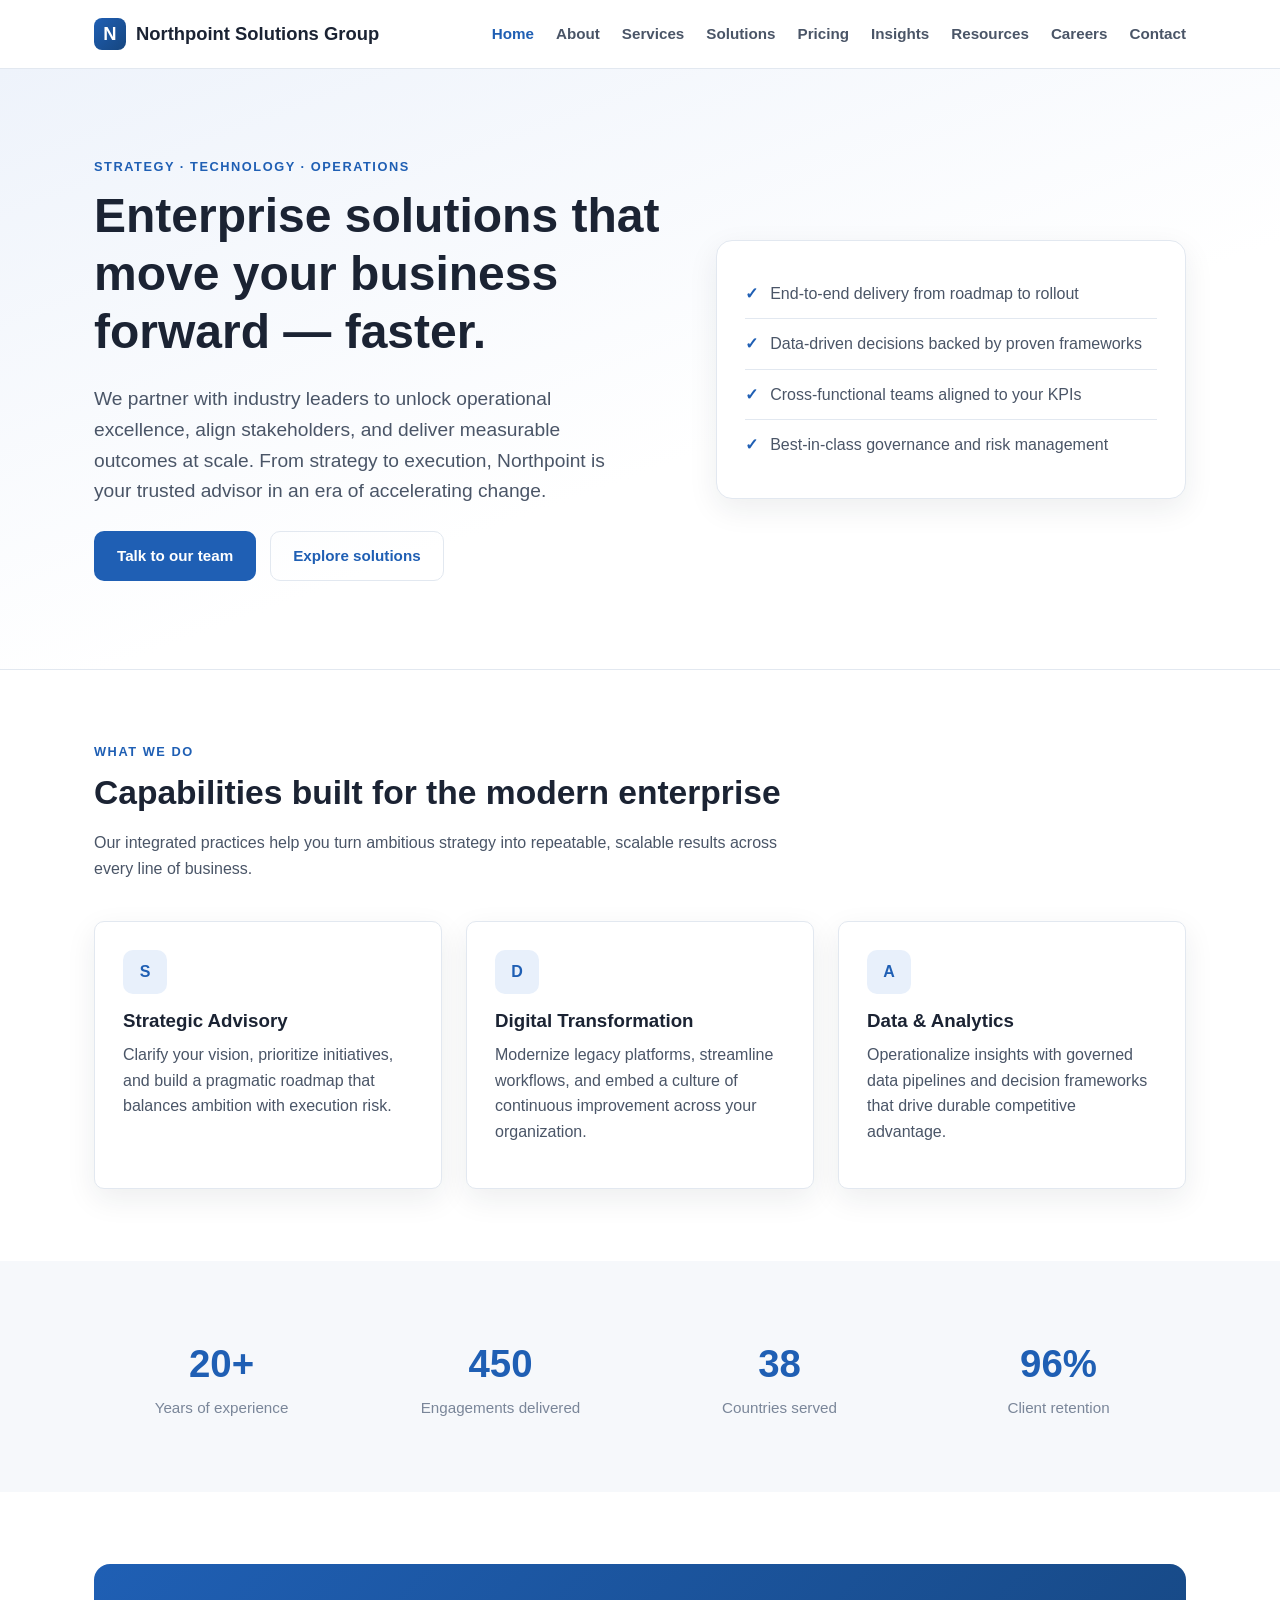
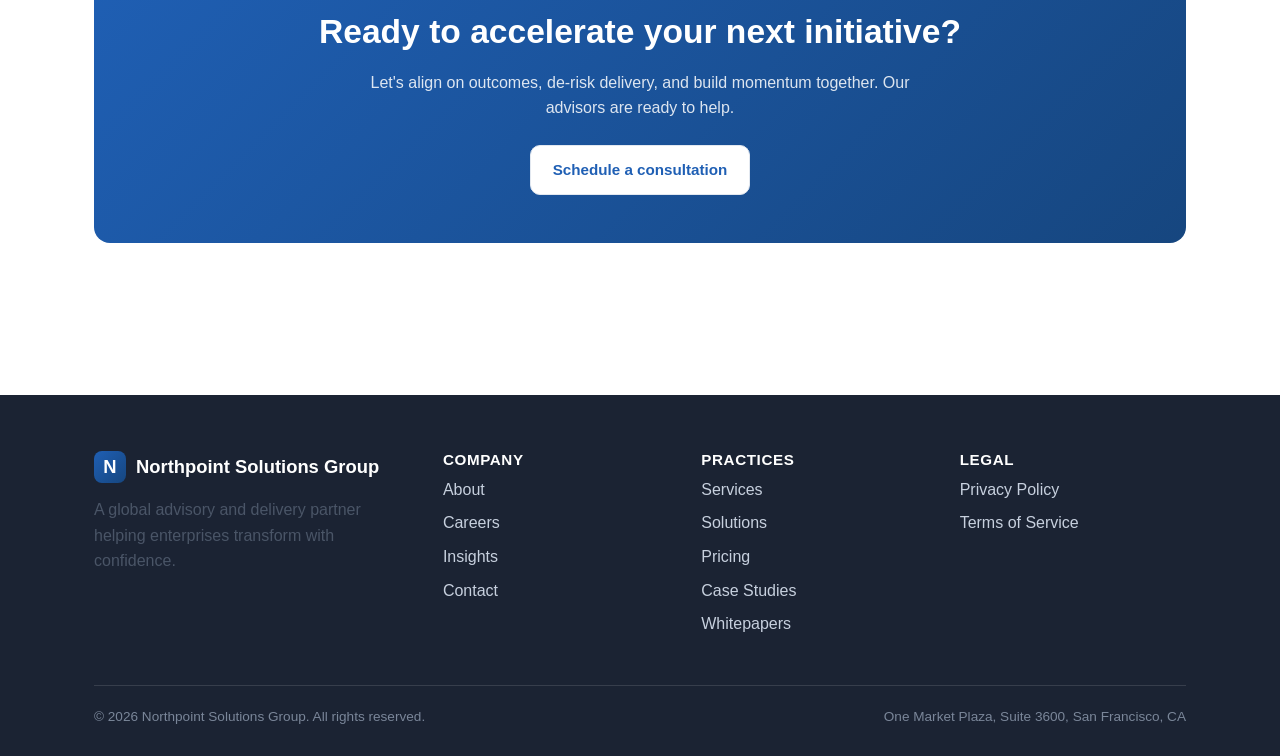
<file: index.html>
<!DOCTYPE html>
<html lang="en">
  <head>
    <meta charset="utf-8" />
    <meta name="viewport" content="width=device-width, initial-scale=1" />
    <title>Northpoint Solutions Group — Enterprise Strategy &amp; Delivery</title>
    <meta
      name="description"
      content="Northpoint Solutions Group helps forward-looking enterprises accelerate digital transformation with scalable, data-driven solutions."
    />
    <link rel="stylesheet" href="css/main.css" />
    <link rel="stylesheet" href="css/components.css" />
  </head>
  <body>
    <header class="site-header">
      <div class="container">
        <a class="brand" href="index.html">
          <span class="mark">N</span>
          Northpoint Solutions Group
        </a>
        <nav class="main-nav" aria-label="Primary">
          <a href="index.html" class="is-active">Home</a>
          <a href="about.html">About</a>
          <a href="services.html">Services</a>
          <a href="solutions.html">Solutions</a>
          <a href="pricing.html">Pricing</a>
          <a href="blog/index.html">Insights</a>
          <a href="resources/case-studies.html">Resources</a>
          <a href="careers.html">Careers</a>
          <a href="contact.html">Contact</a>
        </nav>
      </div>
    </header>

    <main>
      <section class="hero">
        <div class="container hero__grid">
          <div>
            <p class="eyebrow">Strategy · Technology · Operations</p>
            <h1>Enterprise solutions that move your business forward — faster.</h1>
            <p class="lead">
              We partner with industry leaders to unlock operational excellence,
              align stakeholders, and deliver measurable outcomes at scale.
              From strategy to execution, Northpoint is your trusted advisor in
              an era of accelerating change.
            </p>
            <div class="btn-row">
              <a class="btn btn--primary" href="contact.html">Talk to our team</a>
              <a class="btn btn--ghost" href="solutions.html">Explore solutions</a>
            </div>
          </div>
          <aside class="hero__panel" aria-label="Why Northpoint">
            <ul>
              <li>End-to-end delivery from roadmap to rollout</li>
              <li>Data-driven decisions backed by proven frameworks</li>
              <li>Cross-functional teams aligned to your KPIs</li>
              <li>Best-in-class governance and risk management</li>
            </ul>
          </aside>
        </div>
      </section>

      <section class="section">
        <div class="container">
          <div class="section__intro">
            <p class="eyebrow">What we do</p>
            <h2>Capabilities built for the modern enterprise</h2>
            <p>
              Our integrated practices help you turn ambitious strategy into
              repeatable, scalable results across every line of business.
            </p>
          </div>
          <div class="grid grid--3">
            <article class="card">
              <div class="card__icon">S</div>
              <h3>Strategic Advisory</h3>
              <p>
                Clarify your vision, prioritize initiatives, and build a
                pragmatic roadmap that balances ambition with execution risk.
              </p>
            </article>
            <article class="card">
              <div class="card__icon">D</div>
              <h3>Digital Transformation</h3>
              <p>
                Modernize legacy platforms, streamline workflows, and embed a
                culture of continuous improvement across your organization.
              </p>
            </article>
            <article class="card">
              <div class="card__icon">A</div>
              <h3>Data &amp; Analytics</h3>
              <p>
                Operationalize insights with governed data pipelines and
                decision frameworks that drive durable competitive advantage.
              </p>
            </article>
          </div>
        </div>
      </section>

      <section class="section section--surface">
        <div class="container">
          <div class="stats">
            <div class="stat"><strong>20+</strong><span>Years of experience</span></div>
            <div class="stat"><strong>450</strong><span>Engagements delivered</span></div>
            <div class="stat"><strong>38</strong><span>Countries served</span></div>
            <div class="stat"><strong>96%</strong><span>Client retention</span></div>
          </div>
        </div>
      </section>

      <section class="section">
        <div class="container">
          <div class="cta">
            <h2>Ready to accelerate your next initiative?</h2>
            <p>
              Let's align on outcomes, de-risk delivery, and build momentum
              together. Our advisors are ready to help.
            </p>
            <div class="btn-row" style="justify-content: center">
              <a class="btn btn--ghost" style="background:#fff" href="contact.html">Schedule a consultation</a>
            </div>
          </div>
        </div>
      </section>
    </main>

    <footer class="site-footer">
      <div class="container">
        <div class="footer-grid">
          <div>
            <a class="brand" href="index.html" style="color:#fff">
              <span class="mark">N</span> Northpoint Solutions Group
            </a>
            <p style="margin-top:14px;max-width:320px">
              A global advisory and delivery partner helping enterprises
              transform with confidence.
            </p>
          </div>
          <div>
            <h4>Company</h4>
            <ul>
              <li><a href="about.html">About</a></li>
              <li><a href="careers.html">Careers</a></li>
              <li><a href="blog/index.html">Insights</a></li>
              <li><a href="contact.html">Contact</a></li>
            </ul>
          </div>
          <div>
            <h4>Practices</h4>
            <ul>
              <li><a href="services.html">Services</a></li>
              <li><a href="solutions.html">Solutions</a></li>
              <li><a href="pricing.html">Pricing</a></li>
              <li><a href="resources/case-studies.html">Case Studies</a></li>
              <li><a href="resources/whitepapers.html">Whitepapers</a></li>
            </ul>
          </div>
          <div>
            <h4>Legal</h4>
            <ul>
              <li><a href="legal/privacy.html">Privacy Policy</a></li>
              <li><a href="legal/terms.html">Terms of Service</a></li>
            </ul>
          </div>
        </div>
        <div class="footer-bottom">
          <span>&copy; 2026 Northpoint Solutions Group. All rights reserved.</span>
          <span>One Market Plaza, Suite 3600, San Francisco, CA</span>
        </div>
      </div>
    </footer>
  </body>
</html>
</file>
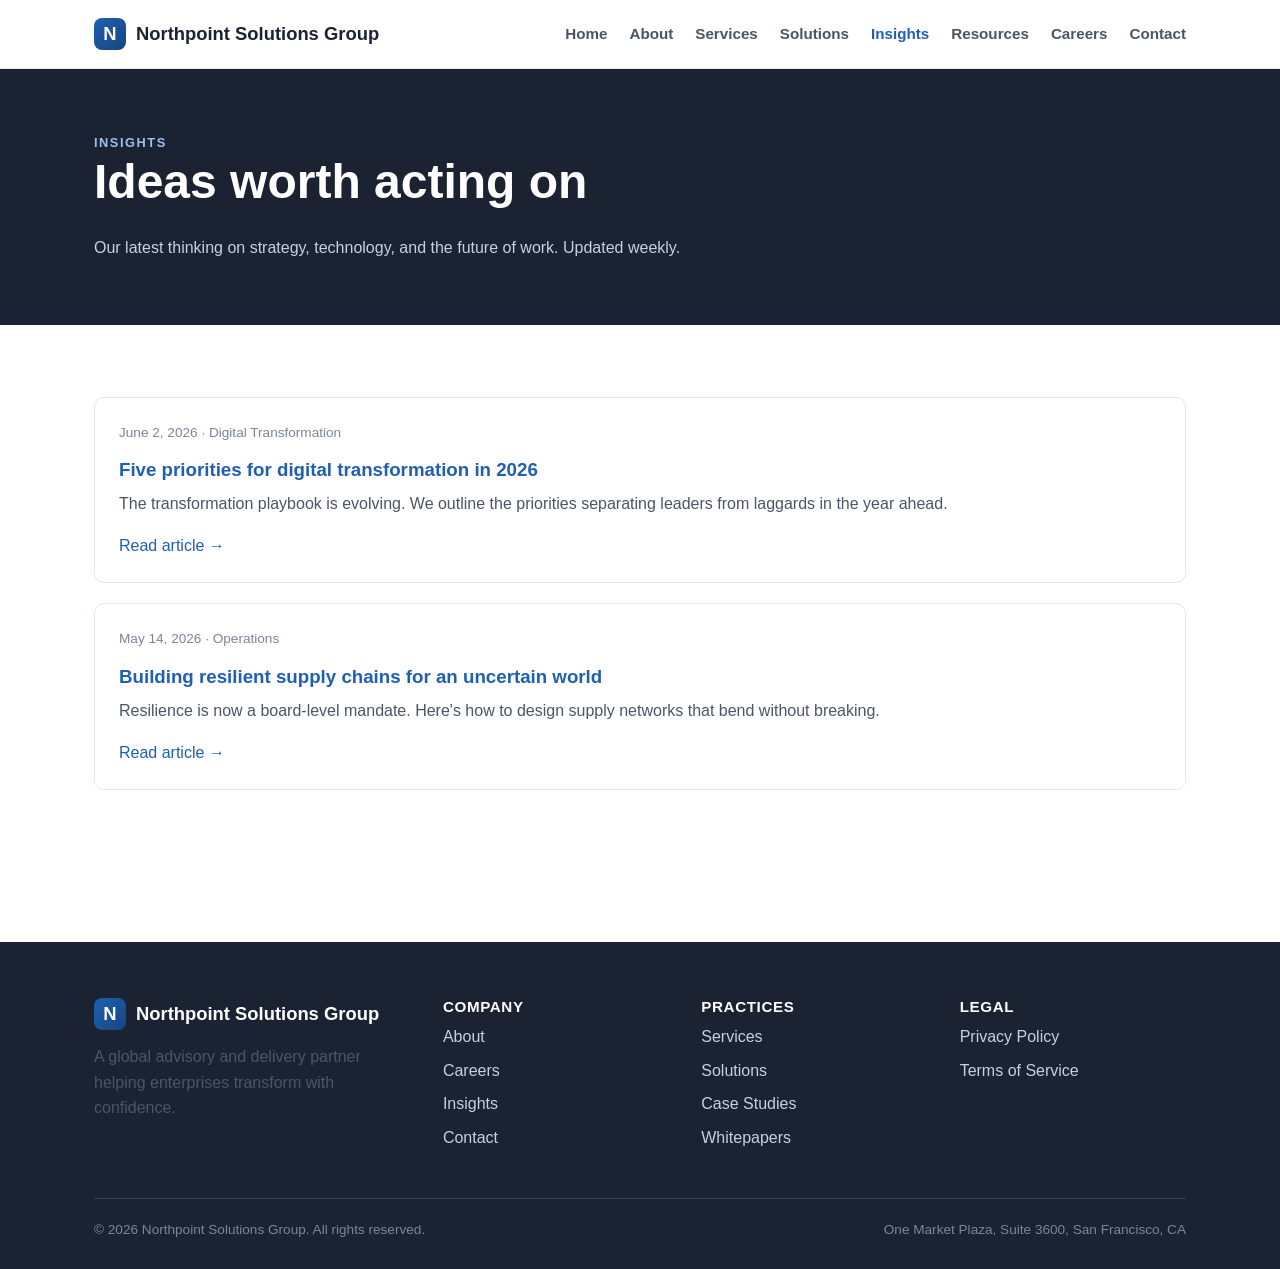
<file: blog/index.html>
<!DOCTYPE html>
<html lang="en">
  <head>
    <meta charset="utf-8" />
    <meta name="viewport" content="width=device-width, initial-scale=1" />
    <title>Insights — Northpoint Solutions Group</title>
    <meta name="description" content="Perspectives, research, and practical guidance from the Northpoint team." />
    <link rel="stylesheet" href="../css/main.css" />
    <link rel="stylesheet" href="../css/components.css" />
  </head>
  <body>
    <header class="site-header">
      <div class="container">
        <a class="brand" href="../index.html"><span class="mark">N</span> Northpoint Solutions Group</a>
        <nav class="main-nav" aria-label="Primary">
          <a href="../index.html">Home</a>
          <a href="../about.html">About</a>
          <a href="../services.html">Services</a>
          <a href="../solutions.html">Solutions</a>
          <a href="index.html" class="is-active">Insights</a>
          <a href="../resources/case-studies.html">Resources</a>
          <a href="../careers.html">Careers</a>
          <a href="../contact.html">Contact</a>
        </nav>
      </div>
    </header>

    <main>
      <section class="page-header">
        <div class="container">
          <p class="eyebrow" style="color:#9cc1ee">Insights</p>
          <h1>Ideas worth acting on</h1>
          <p>Our latest thinking on strategy, technology, and the future of work. Updated weekly.</p>
        </div>
      </section>

      <section class="section">
        <div class="container">
          <div class="post-list">
            <article class="post">
              <p class="meta">June 2, 2026 · Digital Transformation</p>
              <h3><a href="digital-transformation-2026.html">Five priorities for digital transformation in 2026</a></h3>
              <p>
                The transformation playbook is evolving. We outline the
                priorities separating leaders from laggards in the year ahead.
              </p>
              <a href="digital-transformation-2026.html">Read article &rarr;</a>
            </article>
            <article class="post">
              <p class="meta">May 14, 2026 · Operations</p>
              <h3><a href="building-resilient-supply-chains.html">Building resilient supply chains for an uncertain world</a></h3>
              <p>
                Resilience is now a board-level mandate. Here's how to design
                supply networks that bend without breaking.
              </p>
              <a href="building-resilient-supply-chains.html">Read article &rarr;</a>
            </article>
          </div>
        </div>
      </section>
    </main>

    <footer class="site-footer">
      <div class="container">
        <div class="footer-grid">
          <div>
            <a class="brand" href="../index.html" style="color:#fff"><span class="mark">N</span> Northpoint Solutions Group</a>
            <p style="margin-top:14px;max-width:320px">A global advisory and delivery partner helping enterprises transform with confidence.</p>
          </div>
          <div>
            <h4>Company</h4>
            <ul>
              <li><a href="../about.html">About</a></li>
              <li><a href="../careers.html">Careers</a></li>
              <li><a href="index.html">Insights</a></li>
              <li><a href="../contact.html">Contact</a></li>
            </ul>
          </div>
          <div>
            <h4>Practices</h4>
            <ul>
              <li><a href="../services.html">Services</a></li>
              <li><a href="../solutions.html">Solutions</a></li>
              <li><a href="../resources/case-studies.html">Case Studies</a></li>
              <li><a href="../resources/whitepapers.html">Whitepapers</a></li>
            </ul>
          </div>
          <div>
            <h4>Legal</h4>
            <ul>
              <li><a href="../legal/privacy.html">Privacy Policy</a></li>
              <li><a href="../legal/terms.html">Terms of Service</a></li>
            </ul>
          </div>
        </div>
        <div class="footer-bottom">
          <span>&copy; 2026 Northpoint Solutions Group. All rights reserved.</span>
          <span>One Market Plaza, Suite 3600, San Francisco, CA</span>
        </div>
      </div>
    </footer>
  </body>
</html>
</file>
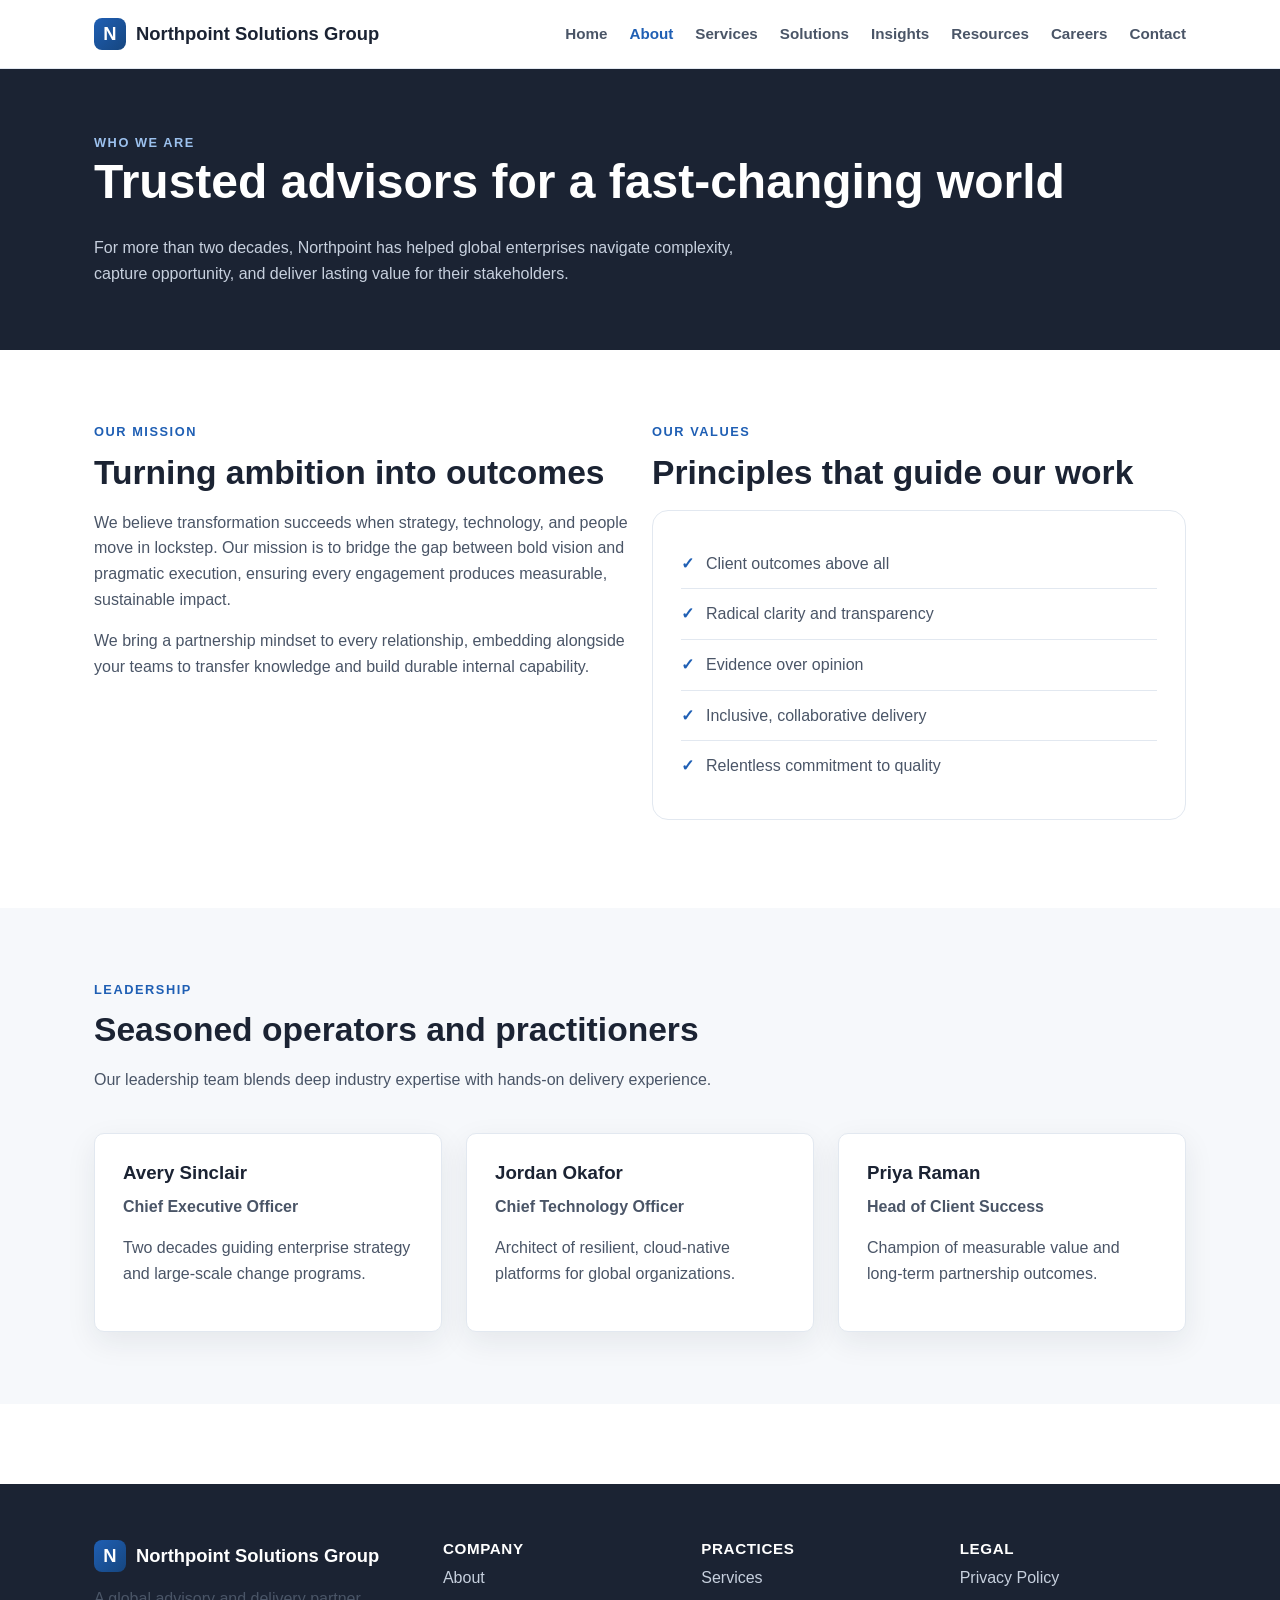
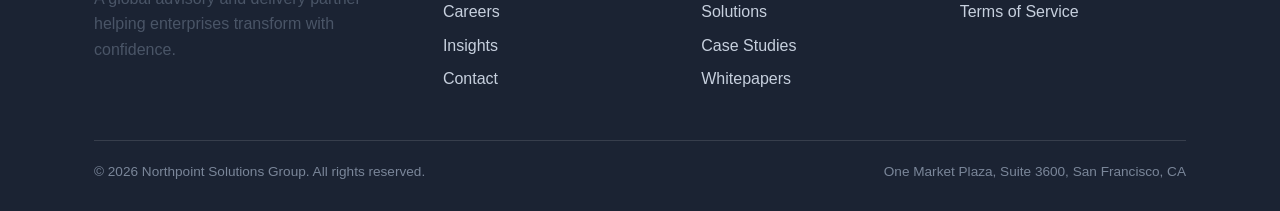
<file: about.html>
<!DOCTYPE html>
<html lang="en">
  <head>
    <meta charset="utf-8" />
    <meta name="viewport" content="width=device-width, initial-scale=1" />
    <title>About — Northpoint Solutions Group</title>
    <meta
      name="description"
      content="Learn about Northpoint Solutions Group: our mission, our values, and the multidisciplinary team driving enterprise transformation."
    />
    <link rel="stylesheet" href="css/main.css" />
    <link rel="stylesheet" href="css/components.css" />
  </head>
  <body>
    <header class="site-header">
      <div class="container">
        <a class="brand" href="index.html"><span class="mark">N</span> Northpoint Solutions Group</a>
        <nav class="main-nav" aria-label="Primary">
          <a href="index.html">Home</a>
          <a href="about.html" class="is-active">About</a>
          <a href="services.html">Services</a>
          <a href="solutions.html">Solutions</a>
          <a href="blog/index.html">Insights</a>
          <a href="resources/case-studies.html">Resources</a>
          <a href="careers.html">Careers</a>
          <a href="contact.html">Contact</a>
        </nav>
      </div>
    </header>

    <main>
      <section class="page-header">
        <div class="container">
          <p class="eyebrow" style="color:#9cc1ee">Who we are</p>
          <h1>Trusted advisors for a fast-changing world</h1>
          <p>
            For more than two decades, Northpoint has helped global enterprises
            navigate complexity, capture opportunity, and deliver lasting value
            for their stakeholders.
          </p>
        </div>
      </section>

      <section class="section">
        <div class="container grid grid--2">
          <div>
            <p class="eyebrow">Our mission</p>
            <h2>Turning ambition into outcomes</h2>
            <p>
              We believe transformation succeeds when strategy, technology, and
              people move in lockstep. Our mission is to bridge the gap between
              bold vision and pragmatic execution, ensuring every engagement
              produces measurable, sustainable impact.
            </p>
            <p>
              We bring a partnership mindset to every relationship, embedding
              alongside your teams to transfer knowledge and build durable
              internal capability.
            </p>
          </div>
          <div>
            <p class="eyebrow">Our values</p>
            <h2>Principles that guide our work</h2>
            <ul class="hero__panel" style="box-shadow:none">
              <li>Client outcomes above all</li>
              <li>Radical clarity and transparency</li>
              <li>Evidence over opinion</li>
              <li>Inclusive, collaborative delivery</li>
              <li>Relentless commitment to quality</li>
            </ul>
          </div>
        </div>
      </section>

      <section class="section section--surface">
        <div class="container">
          <div class="section__intro">
            <p class="eyebrow">Leadership</p>
            <h2>Seasoned operators and practitioners</h2>
            <p>Our leadership team blends deep industry expertise with hands-on delivery experience.</p>
          </div>
          <div class="grid grid--3">
            <article class="card">
              <h3>Avery Sinclair</h3>
              <p><strong>Chief Executive Officer</strong></p>
              <p>Two decades guiding enterprise strategy and large-scale change programs.</p>
            </article>
            <article class="card">
              <h3>Jordan Okafor</h3>
              <p><strong>Chief Technology Officer</strong></p>
              <p>Architect of resilient, cloud-native platforms for global organizations.</p>
            </article>
            <article class="card">
              <h3>Priya Raman</h3>
              <p><strong>Head of Client Success</strong></p>
              <p>Champion of measurable value and long-term partnership outcomes.</p>
            </article>
          </div>
        </div>
      </section>
    </main>

    <footer class="site-footer">
      <div class="container">
        <div class="footer-grid">
          <div>
            <a class="brand" href="index.html" style="color:#fff"><span class="mark">N</span> Northpoint Solutions Group</a>
            <p style="margin-top:14px;max-width:320px">A global advisory and delivery partner helping enterprises transform with confidence.</p>
          </div>
          <div>
            <h4>Company</h4>
            <ul>
              <li><a href="about.html">About</a></li>
              <li><a href="careers.html">Careers</a></li>
              <li><a href="blog/index.html">Insights</a></li>
              <li><a href="contact.html">Contact</a></li>
            </ul>
          </div>
          <div>
            <h4>Practices</h4>
            <ul>
              <li><a href="services.html">Services</a></li>
              <li><a href="solutions.html">Solutions</a></li>
              <li><a href="resources/case-studies.html">Case Studies</a></li>
              <li><a href="resources/whitepapers.html">Whitepapers</a></li>
            </ul>
          </div>
          <div>
            <h4>Legal</h4>
            <ul>
              <li><a href="legal/privacy.html">Privacy Policy</a></li>
              <li><a href="legal/terms.html">Terms of Service</a></li>
            </ul>
          </div>
        </div>
        <div class="footer-bottom">
          <span>&copy; 2026 Northpoint Solutions Group. All rights reserved.</span>
          <span>One Market Plaza, Suite 3600, San Francisco, CA</span>
        </div>
      </div>
    </footer>
  </body>
</html>
</file>
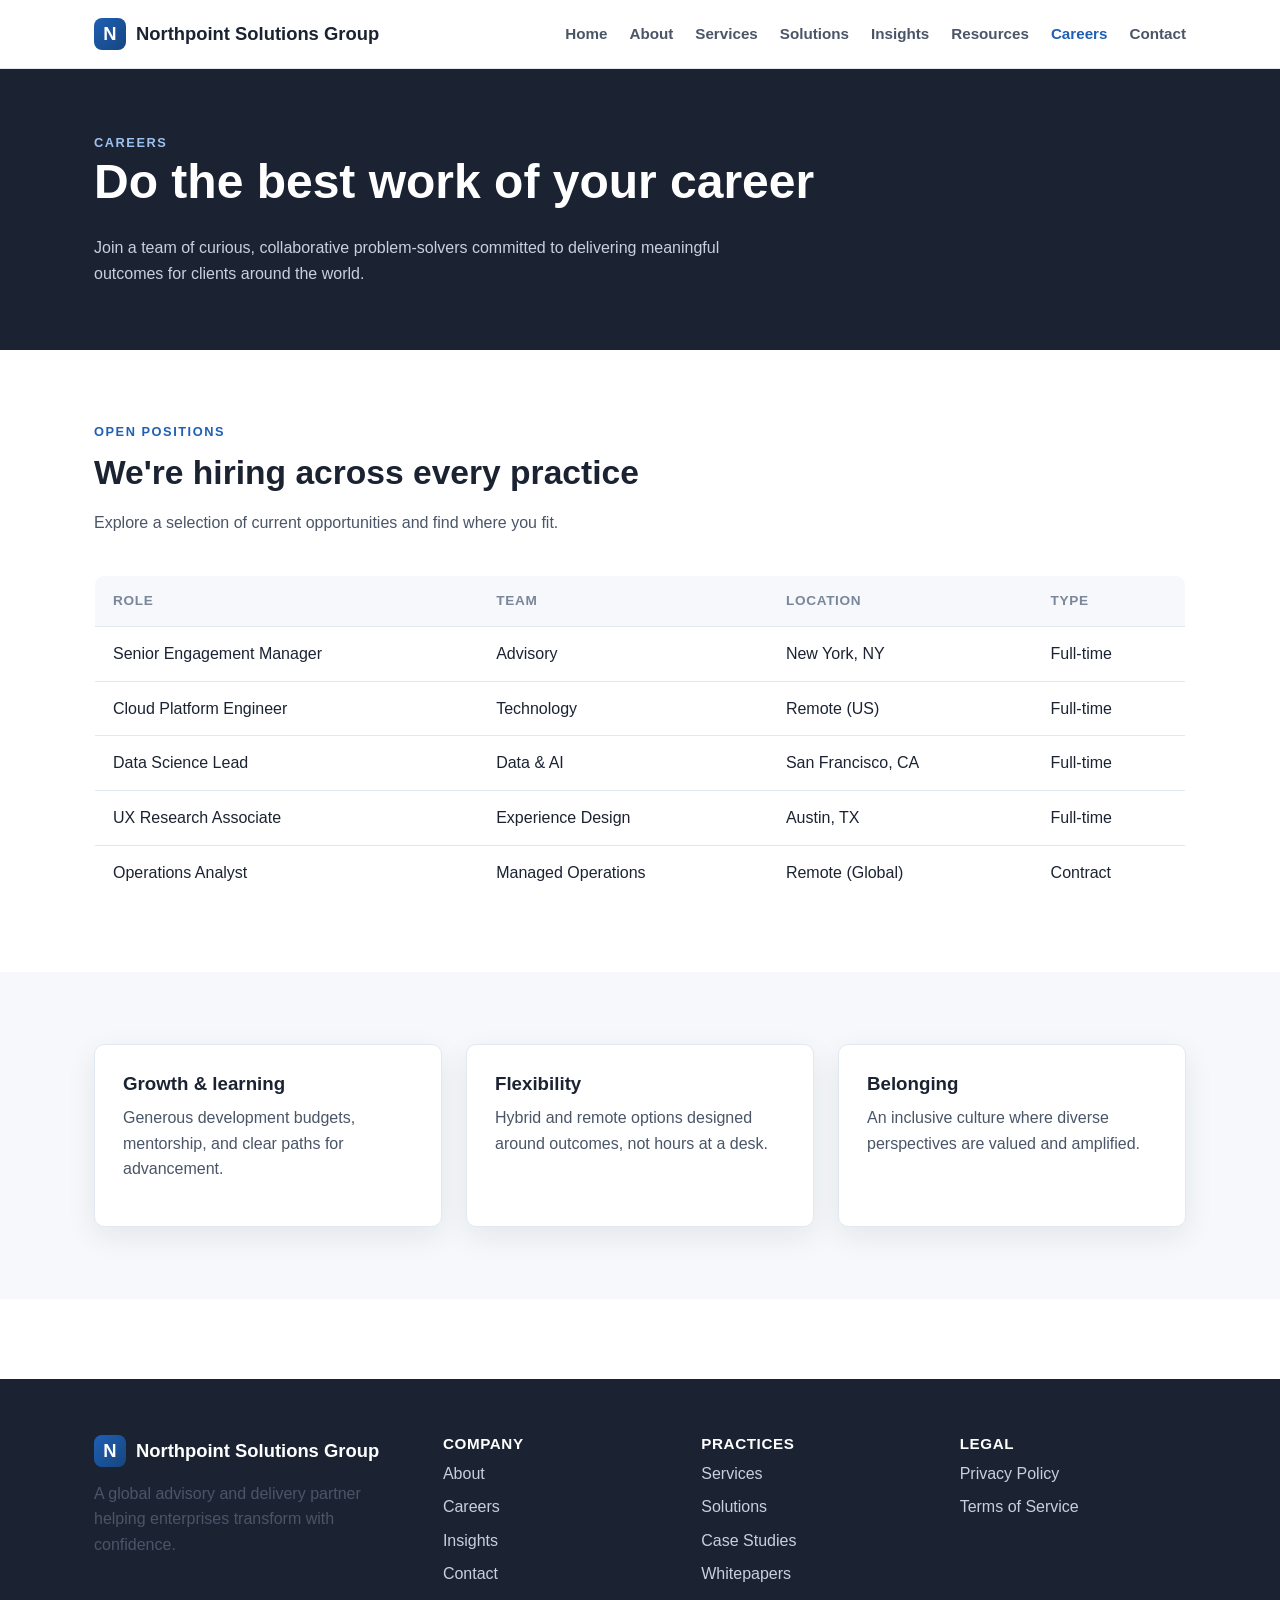
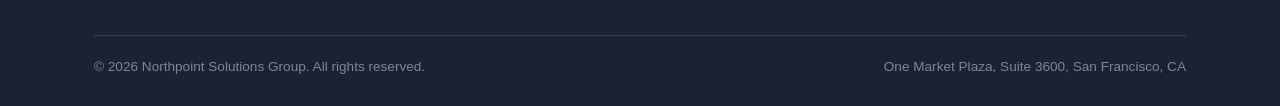
<file: careers.html>
<!DOCTYPE html>
<html lang="en">
  <head>
    <meta charset="utf-8" />
    <meta name="viewport" content="width=device-width, initial-scale=1" />
    <title>Careers — Northpoint Solutions Group</title>
    <meta
      name="description"
      content="Build your career at Northpoint Solutions Group. Explore open roles and our culture of growth, inclusion, and impact."
    />
    <link rel="stylesheet" href="css/main.css" />
    <link rel="stylesheet" href="css/components.css" />
  </head>
  <body>
    <header class="site-header">
      <div class="container">
        <a class="brand" href="index.html"><span class="mark">N</span> Northpoint Solutions Group</a>
        <nav class="main-nav" aria-label="Primary">
          <a href="index.html">Home</a>
          <a href="about.html">About</a>
          <a href="services.html">Services</a>
          <a href="solutions.html">Solutions</a>
          <a href="blog/index.html">Insights</a>
          <a href="resources/case-studies.html">Resources</a>
          <a href="careers.html" class="is-active">Careers</a>
          <a href="contact.html">Contact</a>
        </nav>
      </div>
    </header>

    <main>
      <section class="page-header">
        <div class="container">
          <p class="eyebrow" style="color:#9cc1ee">Careers</p>
          <h1>Do the best work of your career</h1>
          <p>
            Join a team of curious, collaborative problem-solvers committed to
            delivering meaningful outcomes for clients around the world.
          </p>
        </div>
      </section>

      <section class="section">
        <div class="container">
          <div class="section__intro">
            <p class="eyebrow">Open positions</p>
            <h2>We're hiring across every practice</h2>
            <p>Explore a selection of current opportunities and find where you fit.</p>
          </div>
          <table class="table">
            <thead>
              <tr><th>Role</th><th>Team</th><th>Location</th><th>Type</th></tr>
            </thead>
            <tbody>
              <tr><td>Senior Engagement Manager</td><td>Advisory</td><td>New York, NY</td><td>Full-time</td></tr>
              <tr><td>Cloud Platform Engineer</td><td>Technology</td><td>Remote (US)</td><td>Full-time</td></tr>
              <tr><td>Data Science Lead</td><td>Data &amp; AI</td><td>San Francisco, CA</td><td>Full-time</td></tr>
              <tr><td>UX Research Associate</td><td>Experience Design</td><td>Austin, TX</td><td>Full-time</td></tr>
              <tr><td>Operations Analyst</td><td>Managed Operations</td><td>Remote (Global)</td><td>Contract</td></tr>
            </tbody>
          </table>
        </div>
      </section>

      <section class="section section--surface">
        <div class="container">
          <div class="grid grid--3">
            <article class="card"><h3>Growth &amp; learning</h3><p>Generous development budgets, mentorship, and clear paths for advancement.</p></article>
            <article class="card"><h3>Flexibility</h3><p>Hybrid and remote options designed around outcomes, not hours at a desk.</p></article>
            <article class="card"><h3>Belonging</h3><p>An inclusive culture where diverse perspectives are valued and amplified.</p></article>
          </div>
        </div>
      </section>
    </main>

    <footer class="site-footer">
      <div class="container">
        <div class="footer-grid">
          <div>
            <a class="brand" href="index.html" style="color:#fff"><span class="mark">N</span> Northpoint Solutions Group</a>
            <p style="margin-top:14px;max-width:320px">A global advisory and delivery partner helping enterprises transform with confidence.</p>
          </div>
          <div>
            <h4>Company</h4>
            <ul>
              <li><a href="about.html">About</a></li>
              <li><a href="careers.html">Careers</a></li>
              <li><a href="blog/index.html">Insights</a></li>
              <li><a href="contact.html">Contact</a></li>
            </ul>
          </div>
          <div>
            <h4>Practices</h4>
            <ul>
              <li><a href="services.html">Services</a></li>
              <li><a href="solutions.html">Solutions</a></li>
              <li><a href="resources/case-studies.html">Case Studies</a></li>
              <li><a href="resources/whitepapers.html">Whitepapers</a></li>
            </ul>
          </div>
          <div>
            <h4>Legal</h4>
            <ul>
              <li><a href="legal/privacy.html">Privacy Policy</a></li>
              <li><a href="legal/terms.html">Terms of Service</a></li>
            </ul>
          </div>
        </div>
        <div class="footer-bottom">
          <span>&copy; 2026 Northpoint Solutions Group. All rights reserved.</span>
          <span>One Market Plaza, Suite 3600, San Francisco, CA</span>
        </div>
      </div>
    </footer>
  </body>
</html>
</file>
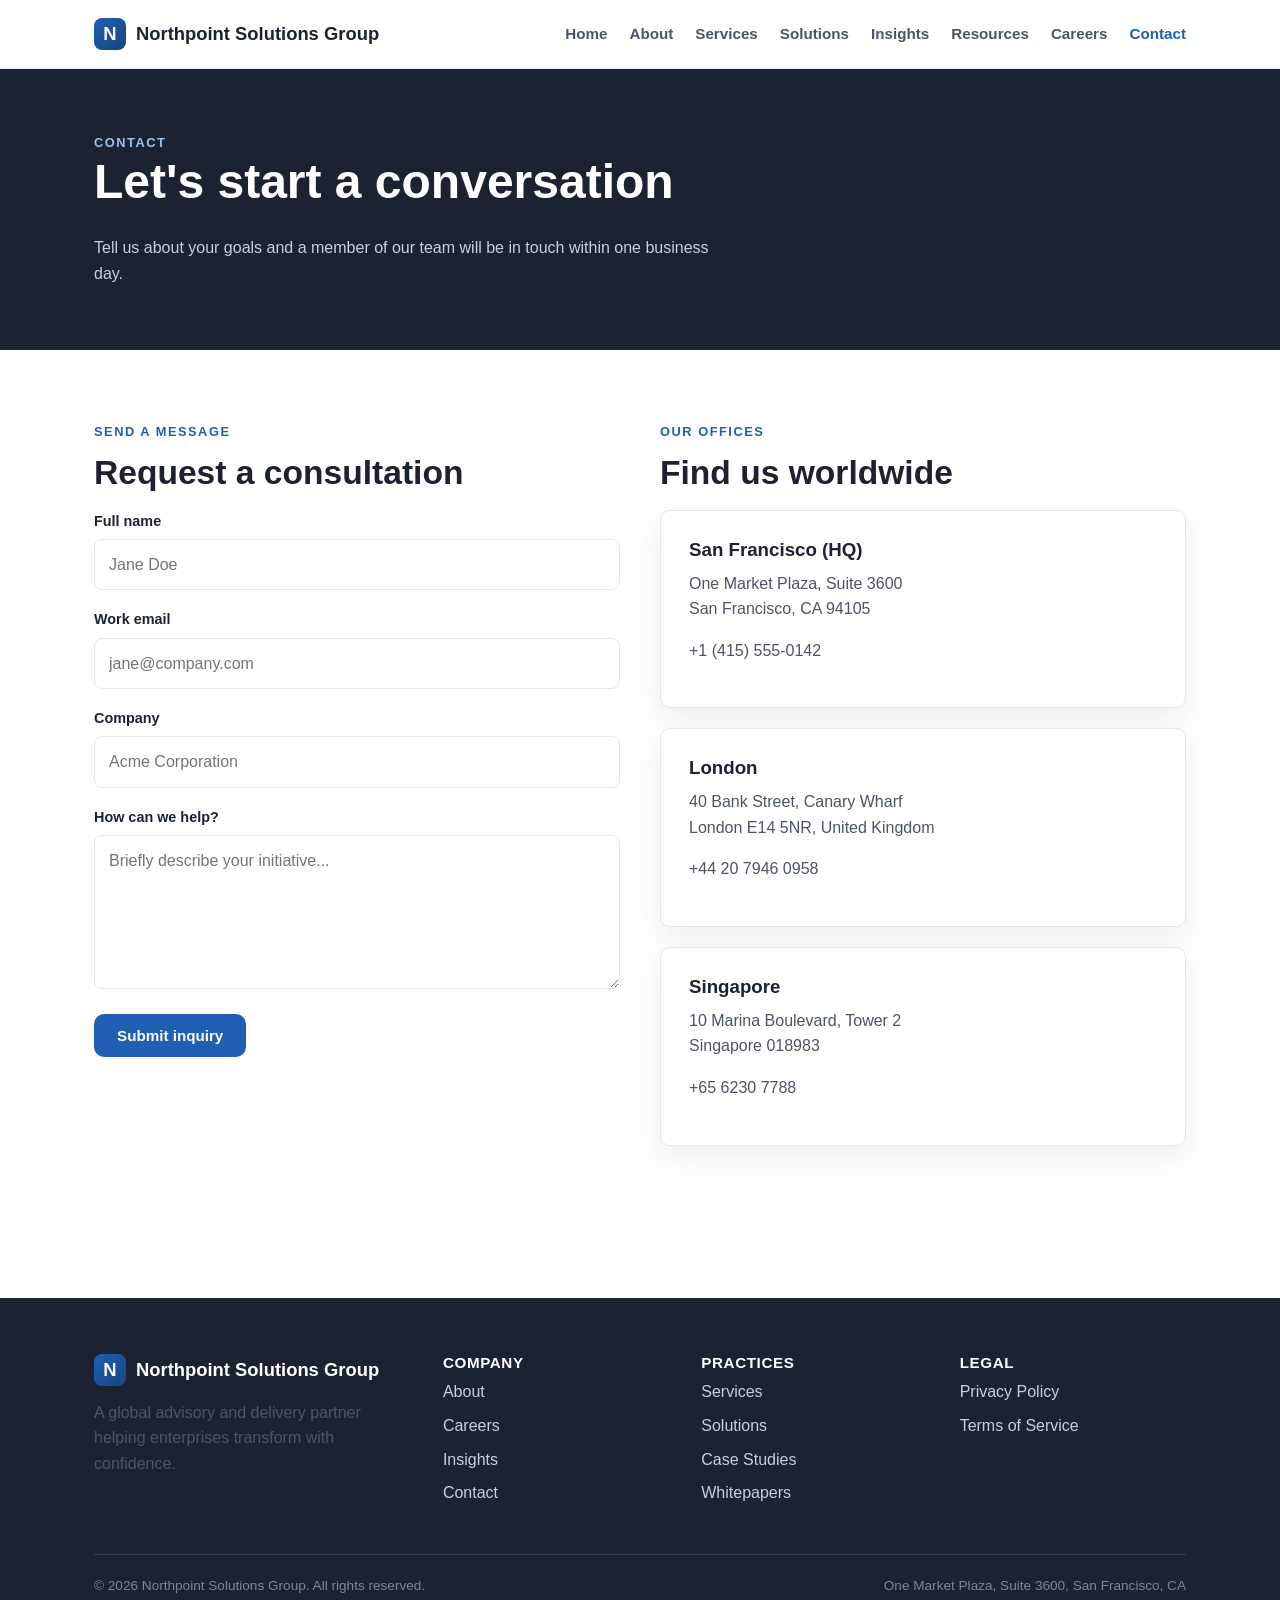
<file: contact.html>
<!DOCTYPE html>
<html lang="en">
  <head>
    <meta charset="utf-8" />
    <meta name="viewport" content="width=device-width, initial-scale=1" />
    <title>Contact — Northpoint Solutions Group</title>
    <meta
      name="description"
      content="Get in touch with Northpoint Solutions Group to discuss your transformation goals."
    />
    <link rel="stylesheet" href="css/main.css" />
    <link rel="stylesheet" href="css/components.css" />
  </head>
  <body>
    <header class="site-header">
      <div class="container">
        <a class="brand" href="index.html"><span class="mark">N</span> Northpoint Solutions Group</a>
        <nav class="main-nav" aria-label="Primary">
          <a href="index.html">Home</a>
          <a href="about.html">About</a>
          <a href="services.html">Services</a>
          <a href="solutions.html">Solutions</a>
          <a href="blog/index.html">Insights</a>
          <a href="resources/case-studies.html">Resources</a>
          <a href="careers.html">Careers</a>
          <a href="contact.html" class="is-active">Contact</a>
        </nav>
      </div>
    </header>

    <main>
      <section class="page-header">
        <div class="container">
          <p class="eyebrow" style="color:#9cc1ee">Contact</p>
          <h1>Let's start a conversation</h1>
          <p>Tell us about your goals and a member of our team will be in touch within one business day.</p>
        </div>
      </section>

      <section class="section">
        <div class="container contact-grid">
          <div>
            <p class="eyebrow">Send a message</p>
            <h2>Request a consultation</h2>
            <form onsubmit="return false">
              <div class="form-field">
                <label for="name">Full name</label>
                <input id="name" name="name" type="text" placeholder="Jane Doe" />
              </div>
              <div class="form-field">
                <label for="email">Work email</label>
                <input id="email" name="email" type="email" placeholder="jane@company.com" />
              </div>
              <div class="form-field">
                <label for="company">Company</label>
                <input id="company" name="company" type="text" placeholder="Acme Corporation" />
              </div>
              <div class="form-field">
                <label for="message">How can we help?</label>
                <textarea id="message" name="message" rows="5" placeholder="Briefly describe your initiative..."></textarea>
              </div>
              <button class="btn btn--primary" type="submit">Submit inquiry</button>
            </form>
          </div>
          <div>
            <p class="eyebrow">Our offices</p>
            <h2>Find us worldwide</h2>
            <article class="card" style="margin-bottom:20px">
              <h3>San Francisco (HQ)</h3>
              <p>One Market Plaza, Suite 3600<br />San Francisco, CA 94105</p>
              <p>+1 (415) 555-0142</p>
            </article>
            <article class="card" style="margin-bottom:20px">
              <h3>London</h3>
              <p>40 Bank Street, Canary Wharf<br />London E14 5NR, United Kingdom</p>
              <p>+44 20 7946 0958</p>
            </article>
            <article class="card">
              <h3>Singapore</h3>
              <p>10 Marina Boulevard, Tower 2<br />Singapore 018983</p>
              <p>+65 6230 7788</p>
            </article>
          </div>
        </div>
      </section>
    </main>

    <footer class="site-footer">
      <div class="container">
        <div class="footer-grid">
          <div>
            <a class="brand" href="index.html" style="color:#fff"><span class="mark">N</span> Northpoint Solutions Group</a>
            <p style="margin-top:14px;max-width:320px">A global advisory and delivery partner helping enterprises transform with confidence.</p>
          </div>
          <div>
            <h4>Company</h4>
            <ul>
              <li><a href="about.html">About</a></li>
              <li><a href="careers.html">Careers</a></li>
              <li><a href="blog/index.html">Insights</a></li>
              <li><a href="contact.html">Contact</a></li>
            </ul>
          </div>
          <div>
            <h4>Practices</h4>
            <ul>
              <li><a href="services.html">Services</a></li>
              <li><a href="solutions.html">Solutions</a></li>
              <li><a href="resources/case-studies.html">Case Studies</a></li>
              <li><a href="resources/whitepapers.html">Whitepapers</a></li>
            </ul>
          </div>
          <div>
            <h4>Legal</h4>
            <ul>
              <li><a href="legal/privacy.html">Privacy Policy</a></li>
              <li><a href="legal/terms.html">Terms of Service</a></li>
            </ul>
          </div>
        </div>
        <div class="footer-bottom">
          <span>&copy; 2026 Northpoint Solutions Group. All rights reserved.</span>
          <span>One Market Plaza, Suite 3600, San Francisco, CA</span>
        </div>
      </div>
    </footer>
  </body>
</html>
</file>
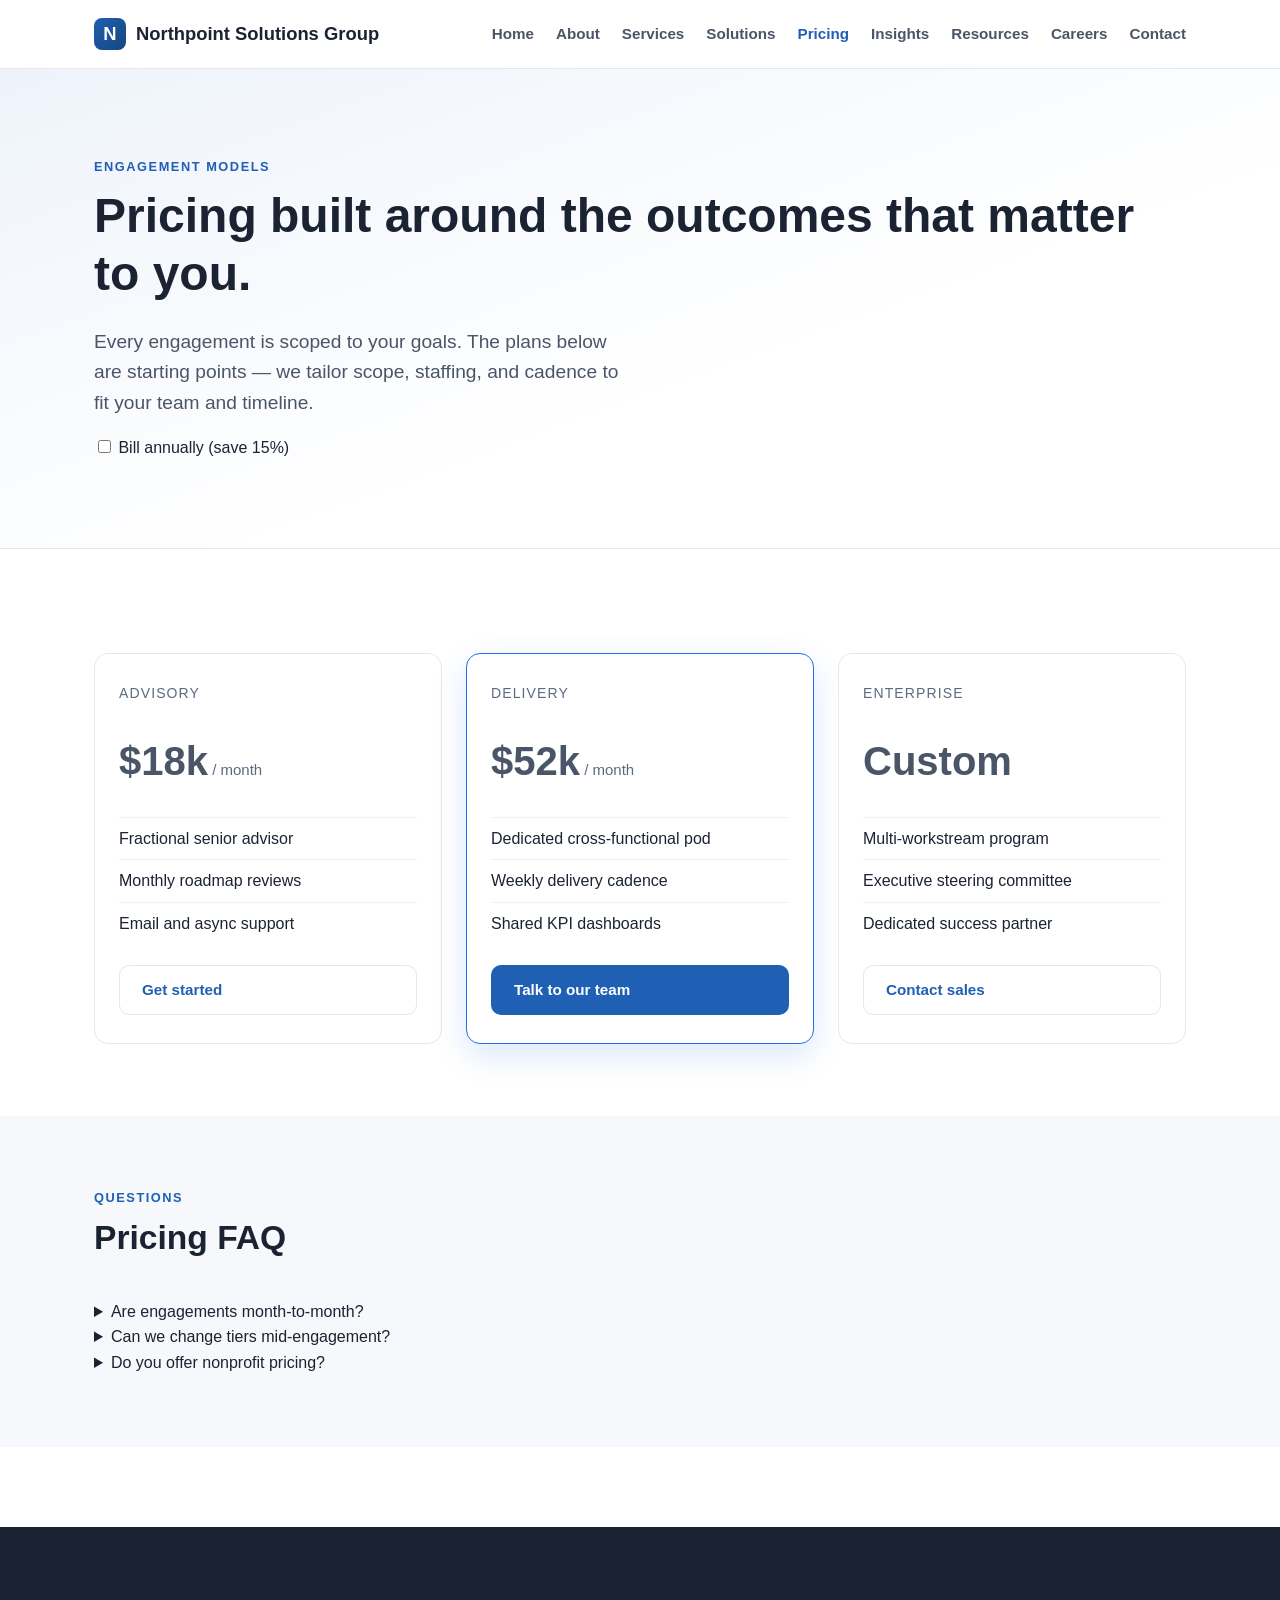
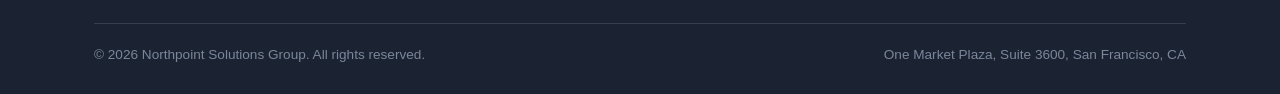
<file: pricing.html>
<!DOCTYPE html>
<html lang="en">
  <head>
    <meta charset="utf-8" />
    <meta name="viewport" content="width=device-width, initial-scale=1" />
    <title>Pricing — Northpoint Solutions Group</title>
    <meta
      name="description"
      content="Transparent engagement pricing for Northpoint Solutions Group advisory and delivery services."
    />
    <link rel="stylesheet" href="css/main.css" />
    <link rel="stylesheet" href="css/components.css" />
    <link rel="stylesheet" href="css/pricing.css" />
  </head>
  <body data-fixture-version="2026-06-29T22:37:31Z">
    <header class="site-header">
      <div class="container">
        <a class="brand" href="index.html">
          <span class="mark">N</span>
          Northpoint Solutions Group
        </a>
        <nav class="main-nav" aria-label="Primary">
          <a href="index.html">Home</a>
          <a href="about.html">About</a>
          <a href="services.html">Services</a>
          <a href="solutions.html">Solutions</a>
          <a href="pricing.html" class="is-active">Pricing</a>
          <a href="blog/index.html">Insights</a>
          <a href="resources/case-studies.html">Resources</a>
          <a href="careers.html">Careers</a>
          <a href="contact.html">Contact</a>
        </nav>
      </div>
    </header>

    <main>
      <section class="hero">
        <div class="container">
          <p class="eyebrow">Engagement models</p>
          <h1>Pricing built around the outcomes that matter to you.</h1>
          <p class="lead">
            Every engagement is scoped to your goals. The plans below are
            starting points — we tailor scope, staffing, and cadence to fit
            your team and timeline.
          </p>
          <label class="billing-toggle">
            <input type="checkbox" data-pricing-toggle />
            Bill annually (save 15%)
          </label>
        </div>
      </section>

      <section class="section">
        <div class="container">
          <div class="pricing-grid">
            <article class="tier">
              <p class="tier__name">Advisory</p>
              <p class="tier__price" data-monthly="18000">$18k<span> / month</span></p>
              <ul class="tier__features">
                <li>Fractional senior advisor</li>
                <li>Monthly roadmap reviews</li>
                <li>Email and async support</li>
              </ul>
              <a class="btn btn--ghost" href="contact.html">Get started</a>
            </article>
            <article class="tier tier--featured">
              <p class="tier__name">Delivery</p>
              <p class="tier__price" data-monthly="52000">$52k<span> / month</span></p>
              <ul class="tier__features">
                <li>Dedicated cross-functional pod</li>
                <li>Weekly delivery cadence</li>
                <li>Shared KPI dashboards</li>
              </ul>
              <a class="btn btn--primary" href="contact.html">Talk to our team</a>
            </article>
            <article class="tier">
              <p class="tier__name">Enterprise</p>
              <p class="tier__price">Custom</p>
              <ul class="tier__features">
                <li>Multi-workstream program</li>
                <li>Executive steering committee</li>
                <li>Dedicated success partner</li>
              </ul>
              <a class="btn btn--ghost" href="contact.html">Contact sales</a>
            </article>
          </div>
        </div>
      </section>

      <section class="section section--surface">
        <div class="container">
          <div class="section__intro">
            <p class="eyebrow">Questions</p>
            <h2>Pricing FAQ</h2>
          </div>
          <div class="faq">
            <details>
              <summary>Are engagements month-to-month?</summary>
              <p>
                Yes. Advisory and Delivery plans bill monthly with a 30-day
                notice period. Enterprise programs are scoped per statement of
                work.
              </p>
            </details>
            <details>
              <summary>Can we change tiers mid-engagement?</summary>
              <p>
                Absolutely — most clients start with Advisory and scale into
                Delivery as initiatives ramp.
              </p>
            </details>
            <details>
              <summary>Do you offer nonprofit pricing?</summary>
              <p>
                We reserve a portion of capacity each quarter for mission-driven
                organizations. Reach out and we'll find a fit.
              </p>
            </details>
          </div>
        </div>
      </section>
    </main>

    <script src="js/pricing-toggle.js" defer></script>

    <footer class="site-footer">
      <div class="container">
        <div class="footer-bottom">
          <span>&copy; 2026 Northpoint Solutions Group. All rights reserved.</span>
          <span>One Market Plaza, Suite 3600, San Francisco, CA</span>
        </div>
      </div>
    </footer>
  </body>
</html>
</file>
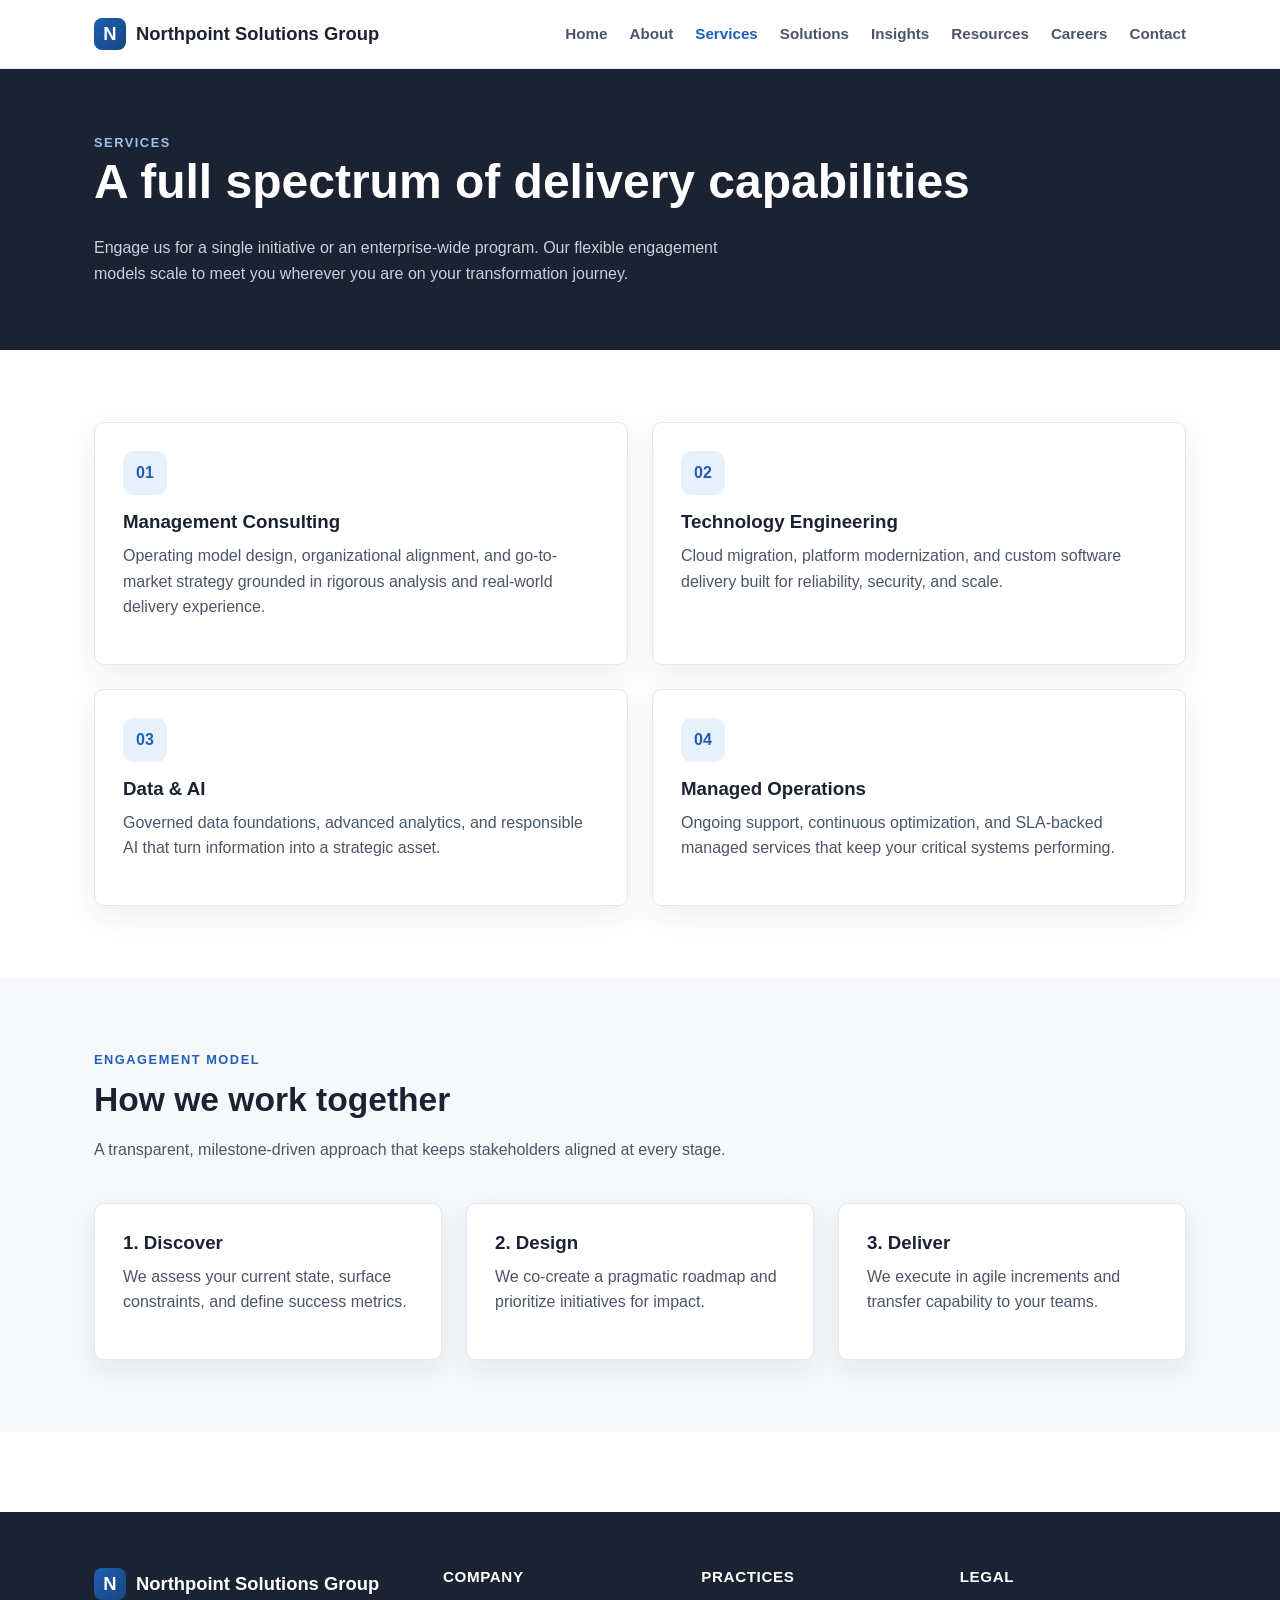
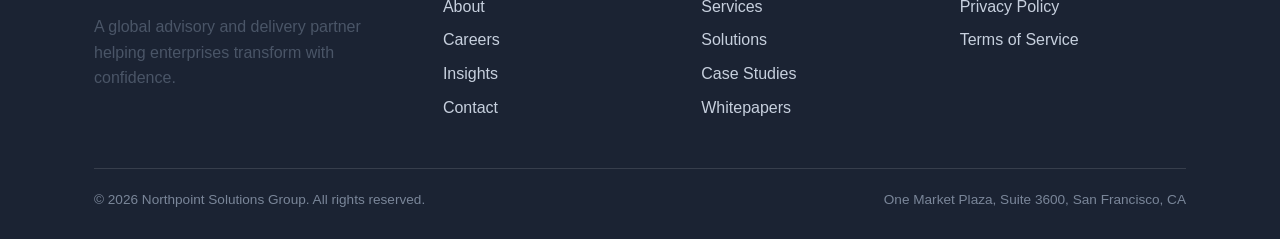
<file: services.html>
<!DOCTYPE html>
<html lang="en">
  <head>
    <meta charset="utf-8" />
    <meta name="viewport" content="width=device-width, initial-scale=1" />
    <title>Services — Northpoint Solutions Group</title>
    <meta
      name="description"
      content="Explore Northpoint's full-service offerings across advisory, technology, data, and managed operations."
    />
    <link rel="stylesheet" href="css/main.css" />
    <link rel="stylesheet" href="css/components.css" />
  </head>
  <body>
    <header class="site-header">
      <div class="container">
        <a class="brand" href="index.html"><span class="mark">N</span> Northpoint Solutions Group</a>
        <nav class="main-nav" aria-label="Primary">
          <a href="index.html">Home</a>
          <a href="about.html">About</a>
          <a href="services.html" class="is-active">Services</a>
          <a href="solutions.html">Solutions</a>
          <a href="blog/index.html">Insights</a>
          <a href="resources/case-studies.html">Resources</a>
          <a href="careers.html">Careers</a>
          <a href="contact.html">Contact</a>
        </nav>
      </div>
    </header>

    <main>
      <section class="page-header">
        <div class="container">
          <p class="eyebrow" style="color:#9cc1ee">Services</p>
          <h1>A full spectrum of delivery capabilities</h1>
          <p>
            Engage us for a single initiative or an enterprise-wide program. Our
            flexible engagement models scale to meet you wherever you are on your
            transformation journey.
          </p>
        </div>
      </section>

      <section class="section">
        <div class="container">
          <div class="grid grid--2">
            <article class="card">
              <div class="card__icon">01</div>
              <h3>Management Consulting</h3>
              <p>
                Operating model design, organizational alignment, and
                go-to-market strategy grounded in rigorous analysis and
                real-world delivery experience.
              </p>
            </article>
            <article class="card">
              <div class="card__icon">02</div>
              <h3>Technology Engineering</h3>
              <p>
                Cloud migration, platform modernization, and custom software
                delivery built for reliability, security, and scale.
              </p>
            </article>
            <article class="card">
              <div class="card__icon">03</div>
              <h3>Data &amp; AI</h3>
              <p>
                Governed data foundations, advanced analytics, and responsible AI
                that turn information into a strategic asset.
              </p>
            </article>
            <article class="card">
              <div class="card__icon">04</div>
              <h3>Managed Operations</h3>
              <p>
                Ongoing support, continuous optimization, and SLA-backed managed
                services that keep your critical systems performing.
              </p>
            </article>
          </div>
        </div>
      </section>

      <section class="section section--surface">
        <div class="container">
          <div class="section__intro">
            <p class="eyebrow">Engagement model</p>
            <h2>How we work together</h2>
            <p>A transparent, milestone-driven approach that keeps stakeholders aligned at every stage.</p>
          </div>
          <div class="grid grid--3">
            <article class="card"><h3>1. Discover</h3><p>We assess your current state, surface constraints, and define success metrics.</p></article>
            <article class="card"><h3>2. Design</h3><p>We co-create a pragmatic roadmap and prioritize initiatives for impact.</p></article>
            <article class="card"><h3>3. Deliver</h3><p>We execute in agile increments and transfer capability to your teams.</p></article>
          </div>
        </div>
      </section>
    </main>

    <footer class="site-footer">
      <div class="container">
        <div class="footer-grid">
          <div>
            <a class="brand" href="index.html" style="color:#fff"><span class="mark">N</span> Northpoint Solutions Group</a>
            <p style="margin-top:14px;max-width:320px">A global advisory and delivery partner helping enterprises transform with confidence.</p>
          </div>
          <div>
            <h4>Company</h4>
            <ul>
              <li><a href="about.html">About</a></li>
              <li><a href="careers.html">Careers</a></li>
              <li><a href="blog/index.html">Insights</a></li>
              <li><a href="contact.html">Contact</a></li>
            </ul>
          </div>
          <div>
            <h4>Practices</h4>
            <ul>
              <li><a href="services.html">Services</a></li>
              <li><a href="solutions.html">Solutions</a></li>
              <li><a href="resources/case-studies.html">Case Studies</a></li>
              <li><a href="resources/whitepapers.html">Whitepapers</a></li>
            </ul>
          </div>
          <div>
            <h4>Legal</h4>
            <ul>
              <li><a href="legal/privacy.html">Privacy Policy</a></li>
              <li><a href="legal/terms.html">Terms of Service</a></li>
            </ul>
          </div>
        </div>
        <div class="footer-bottom">
          <span>&copy; 2026 Northpoint Solutions Group. All rights reserved.</span>
          <span>One Market Plaza, Suite 3600, San Francisco, CA</span>
        </div>
      </div>
    </footer>
  </body>
</html>
</file>
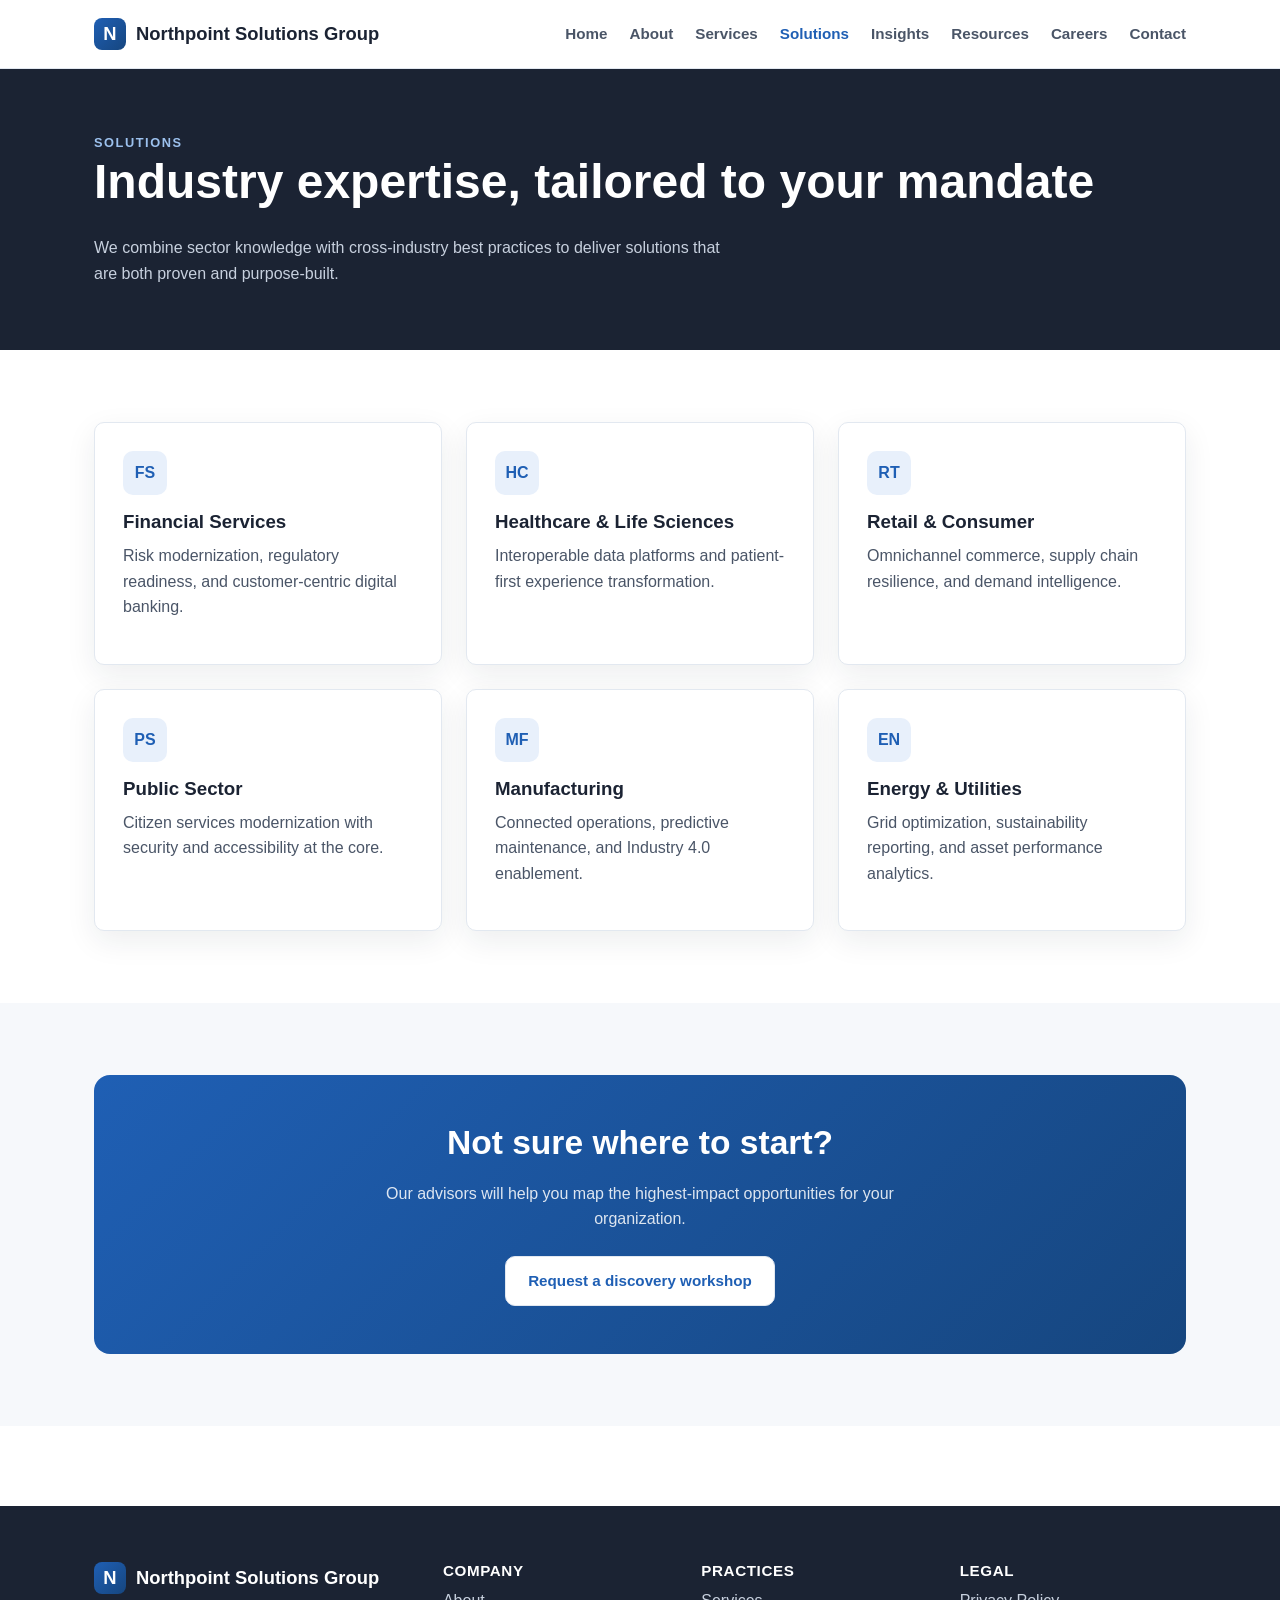
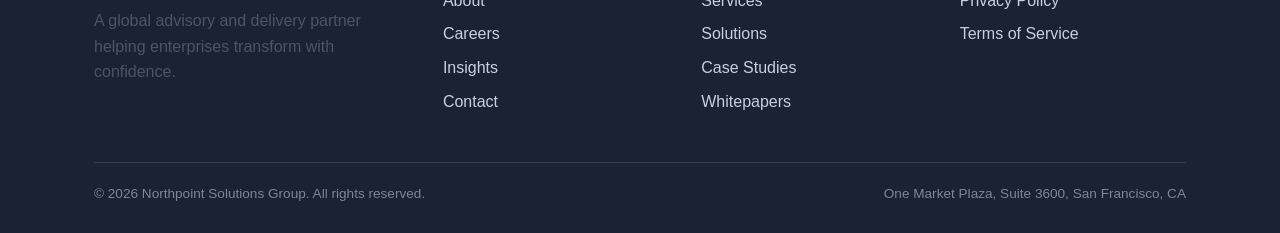
<file: solutions.html>
<!DOCTYPE html>
<html lang="en">
  <head>
    <meta charset="utf-8" />
    <meta name="viewport" content="width=device-width, initial-scale=1" />
    <title>Solutions — Northpoint Solutions Group</title>
    <meta
      name="description"
      content="Industry-aligned solutions from Northpoint spanning financial services, healthcare, retail, and the public sector."
    />
    <link rel="stylesheet" href="css/main.css" />
    <link rel="stylesheet" href="css/components.css" />
  </head>
  <body>
    <header class="site-header">
      <div class="container">
        <a class="brand" href="index.html"><span class="mark">N</span> Northpoint Solutions Group</a>
        <nav class="main-nav" aria-label="Primary">
          <a href="index.html">Home</a>
          <a href="about.html">About</a>
          <a href="services.html">Services</a>
          <a href="solutions.html" class="is-active">Solutions</a>
          <a href="blog/index.html">Insights</a>
          <a href="resources/case-studies.html">Resources</a>
          <a href="careers.html">Careers</a>
          <a href="contact.html">Contact</a>
        </nav>
      </div>
    </header>

    <main>
      <section class="page-header">
        <div class="container">
          <p class="eyebrow" style="color:#9cc1ee">Solutions</p>
          <h1>Industry expertise, tailored to your mandate</h1>
          <p>
            We combine sector knowledge with cross-industry best practices to
            deliver solutions that are both proven and purpose-built.
          </p>
        </div>
      </section>

      <section class="section">
        <div class="container">
          <div class="grid grid--3">
            <article class="card">
              <div class="card__icon">FS</div>
              <h3>Financial Services</h3>
              <p>Risk modernization, regulatory readiness, and customer-centric digital banking.</p>
            </article>
            <article class="card">
              <div class="card__icon">HC</div>
              <h3>Healthcare &amp; Life Sciences</h3>
              <p>Interoperable data platforms and patient-first experience transformation.</p>
            </article>
            <article class="card">
              <div class="card__icon">RT</div>
              <h3>Retail &amp; Consumer</h3>
              <p>Omnichannel commerce, supply chain resilience, and demand intelligence.</p>
            </article>
            <article class="card">
              <div class="card__icon">PS</div>
              <h3>Public Sector</h3>
              <p>Citizen services modernization with security and accessibility at the core.</p>
            </article>
            <article class="card">
              <div class="card__icon">MF</div>
              <h3>Manufacturing</h3>
              <p>Connected operations, predictive maintenance, and Industry 4.0 enablement.</p>
            </article>
            <article class="card">
              <div class="card__icon">EN</div>
              <h3>Energy &amp; Utilities</h3>
              <p>Grid optimization, sustainability reporting, and asset performance analytics.</p>
            </article>
          </div>
        </div>
      </section>

      <section class="section section--surface">
        <div class="container">
          <div class="cta">
            <h2>Not sure where to start?</h2>
            <p>Our advisors will help you map the highest-impact opportunities for your organization.</p>
            <div class="btn-row" style="justify-content:center">
              <a class="btn btn--ghost" style="background:#fff" href="contact.html">Request a discovery workshop</a>
            </div>
          </div>
        </div>
      </section>
    </main>

    <footer class="site-footer">
      <div class="container">
        <div class="footer-grid">
          <div>
            <a class="brand" href="index.html" style="color:#fff"><span class="mark">N</span> Northpoint Solutions Group</a>
            <p style="margin-top:14px;max-width:320px">A global advisory and delivery partner helping enterprises transform with confidence.</p>
          </div>
          <div>
            <h4>Company</h4>
            <ul>
              <li><a href="about.html">About</a></li>
              <li><a href="careers.html">Careers</a></li>
              <li><a href="blog/index.html">Insights</a></li>
              <li><a href="contact.html">Contact</a></li>
            </ul>
          </div>
          <div>
            <h4>Practices</h4>
            <ul>
              <li><a href="services.html">Services</a></li>
              <li><a href="solutions.html">Solutions</a></li>
              <li><a href="resources/case-studies.html">Case Studies</a></li>
              <li><a href="resources/whitepapers.html">Whitepapers</a></li>
            </ul>
          </div>
          <div>
            <h4>Legal</h4>
            <ul>
              <li><a href="legal/privacy.html">Privacy Policy</a></li>
              <li><a href="legal/terms.html">Terms of Service</a></li>
            </ul>
          </div>
        </div>
        <div class="footer-bottom">
          <span>&copy; 2026 Northpoint Solutions Group. All rights reserved.</span>
          <span>One Market Plaza, Suite 3600, San Francisco, CA</span>
        </div>
      </div>
    </footer>
  </body>
</html>
</file>
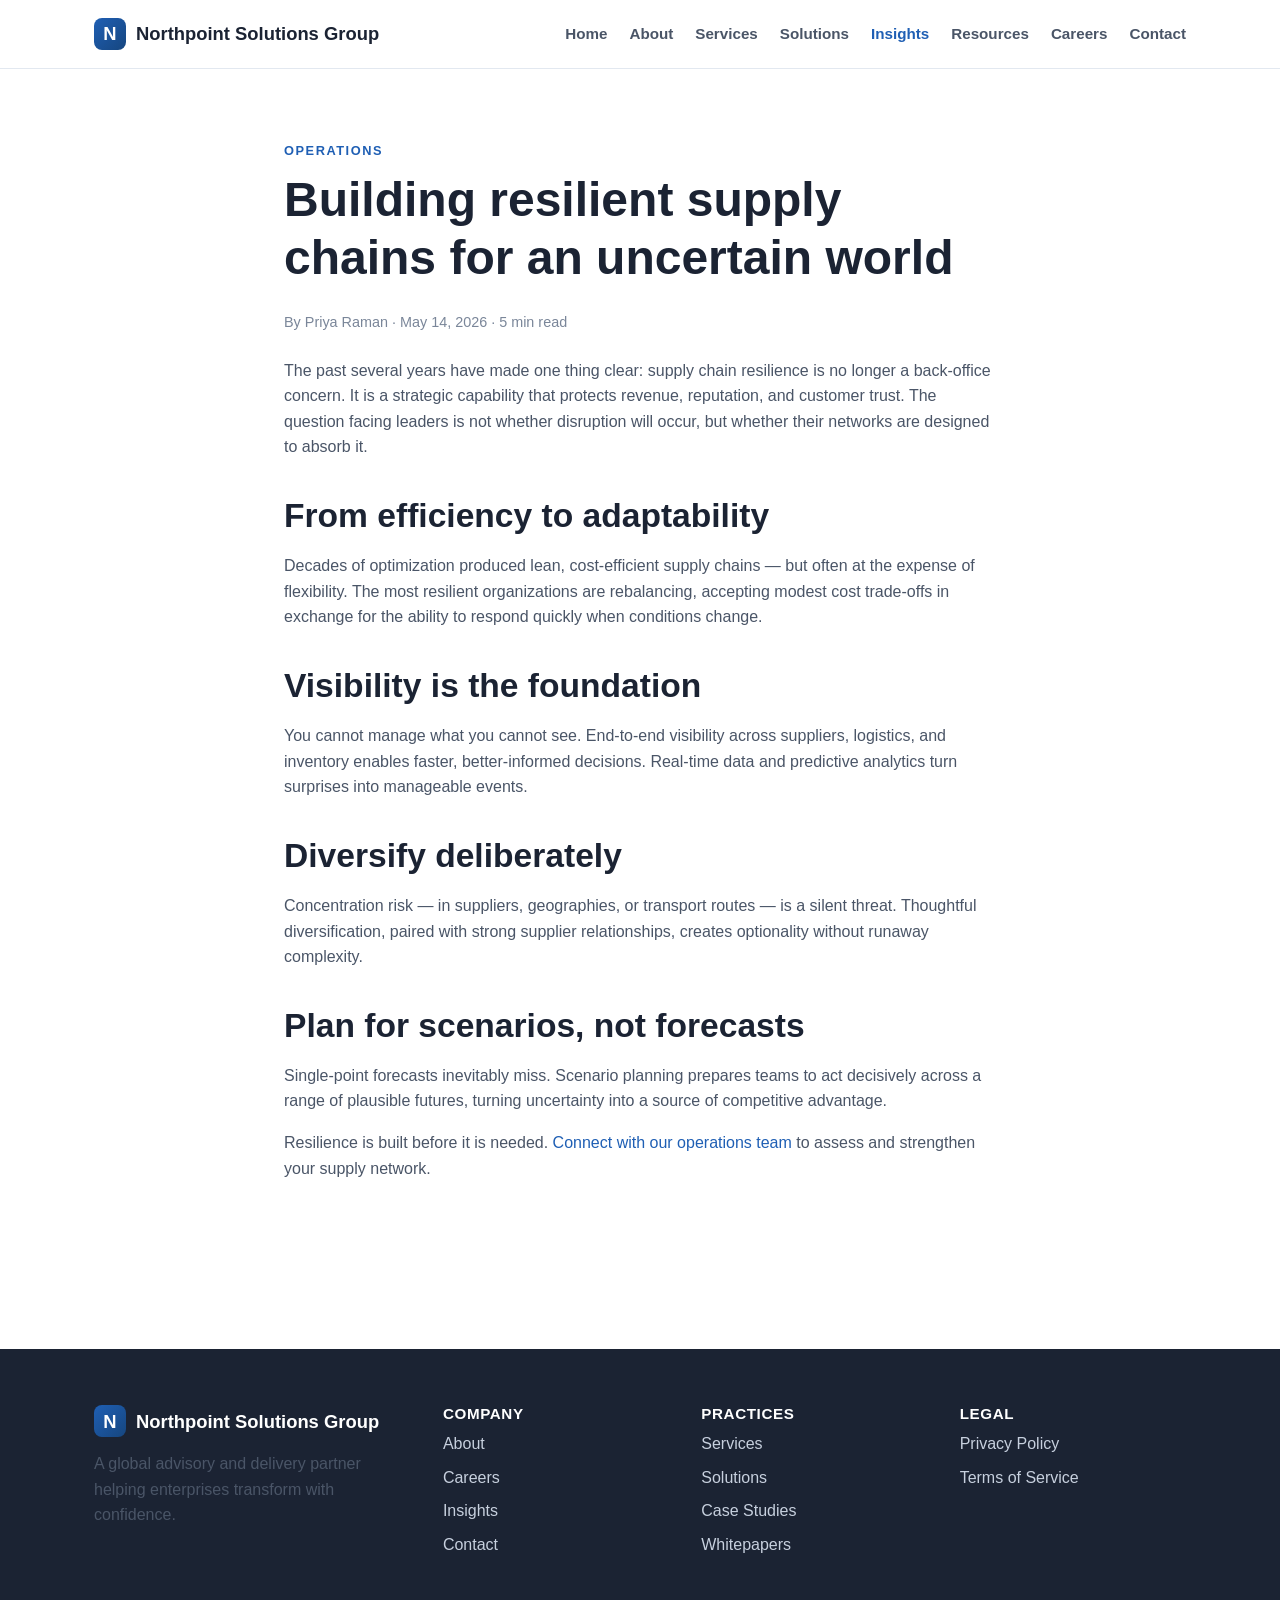
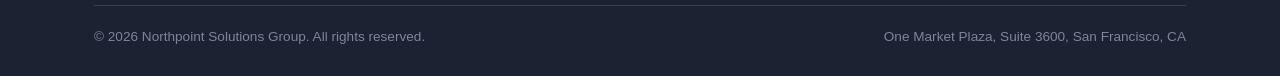
<file: blog/building-resilient-supply-chains.html>
<!DOCTYPE html>
<html lang="en">
  <head>
    <meta charset="utf-8" />
    <meta name="viewport" content="width=device-width, initial-scale=1" />
    <title>Building resilient supply chains for an uncertain world — Northpoint</title>
    <meta name="description" content="How to design supply networks that bend without breaking." />
    <link rel="stylesheet" href="../css/main.css" />
    <link rel="stylesheet" href="../css/components.css" />
  </head>
  <body>
    <header class="site-header">
      <div class="container">
        <a class="brand" href="../index.html"><span class="mark">N</span> Northpoint Solutions Group</a>
        <nav class="main-nav" aria-label="Primary">
          <a href="../index.html">Home</a>
          <a href="../about.html">About</a>
          <a href="../services.html">Services</a>
          <a href="../solutions.html">Solutions</a>
          <a href="index.html" class="is-active">Insights</a>
          <a href="../resources/case-studies.html">Resources</a>
          <a href="../careers.html">Careers</a>
          <a href="../contact.html">Contact</a>
        </nav>
      </div>
    </header>

    <main>
      <section class="section">
        <article class="article container">
          <p class="eyebrow">Operations</p>
          <h1>Building resilient supply chains for an uncertain world</h1>
          <p class="meta">By Priya Raman · May 14, 2026 · 5 min read</p>

          <p>
            The past several years have made one thing clear: supply chain
            resilience is no longer a back-office concern. It is a strategic
            capability that protects revenue, reputation, and customer trust.
            The question facing leaders is not whether disruption will occur,
            but whether their networks are designed to absorb it.
          </p>

          <h2>From efficiency to adaptability</h2>
          <p>
            Decades of optimization produced lean, cost-efficient supply chains —
            but often at the expense of flexibility. The most resilient
            organizations are rebalancing, accepting modest cost trade-offs in
            exchange for the ability to respond quickly when conditions change.
          </p>

          <h2>Visibility is the foundation</h2>
          <p>
            You cannot manage what you cannot see. End-to-end visibility across
            suppliers, logistics, and inventory enables faster, better-informed
            decisions. Real-time data and predictive analytics turn surprises
            into manageable events.
          </p>

          <h2>Diversify deliberately</h2>
          <p>
            Concentration risk — in suppliers, geographies, or transport routes —
            is a silent threat. Thoughtful diversification, paired with strong
            supplier relationships, creates optionality without runaway
            complexity.
          </p>

          <h2>Plan for scenarios, not forecasts</h2>
          <p>
            Single-point forecasts inevitably miss. Scenario planning prepares
            teams to act decisively across a range of plausible futures, turning
            uncertainty into a source of competitive advantage.
          </p>

          <p>
            Resilience is built before it is needed. <a href="../contact.html">Connect with our operations team</a>
            to assess and strengthen your supply network.
          </p>
        </article>
      </section>
    </main>

    <footer class="site-footer">
      <div class="container">
        <div class="footer-grid">
          <div>
            <a class="brand" href="../index.html" style="color:#fff"><span class="mark">N</span> Northpoint Solutions Group</a>
            <p style="margin-top:14px;max-width:320px">A global advisory and delivery partner helping enterprises transform with confidence.</p>
          </div>
          <div>
            <h4>Company</h4>
            <ul>
              <li><a href="../about.html">About</a></li>
              <li><a href="../careers.html">Careers</a></li>
              <li><a href="index.html">Insights</a></li>
              <li><a href="../contact.html">Contact</a></li>
            </ul>
          </div>
          <div>
            <h4>Practices</h4>
            <ul>
              <li><a href="../services.html">Services</a></li>
              <li><a href="../solutions.html">Solutions</a></li>
              <li><a href="../resources/case-studies.html">Case Studies</a></li>
              <li><a href="../resources/whitepapers.html">Whitepapers</a></li>
            </ul>
          </div>
          <div>
            <h4>Legal</h4>
            <ul>
              <li><a href="../legal/privacy.html">Privacy Policy</a></li>
              <li><a href="../legal/terms.html">Terms of Service</a></li>
            </ul>
          </div>
        </div>
        <div class="footer-bottom">
          <span>&copy; 2026 Northpoint Solutions Group. All rights reserved.</span>
          <span>One Market Plaza, Suite 3600, San Francisco, CA</span>
        </div>
      </div>
    </footer>
  </body>
</html>
</file>
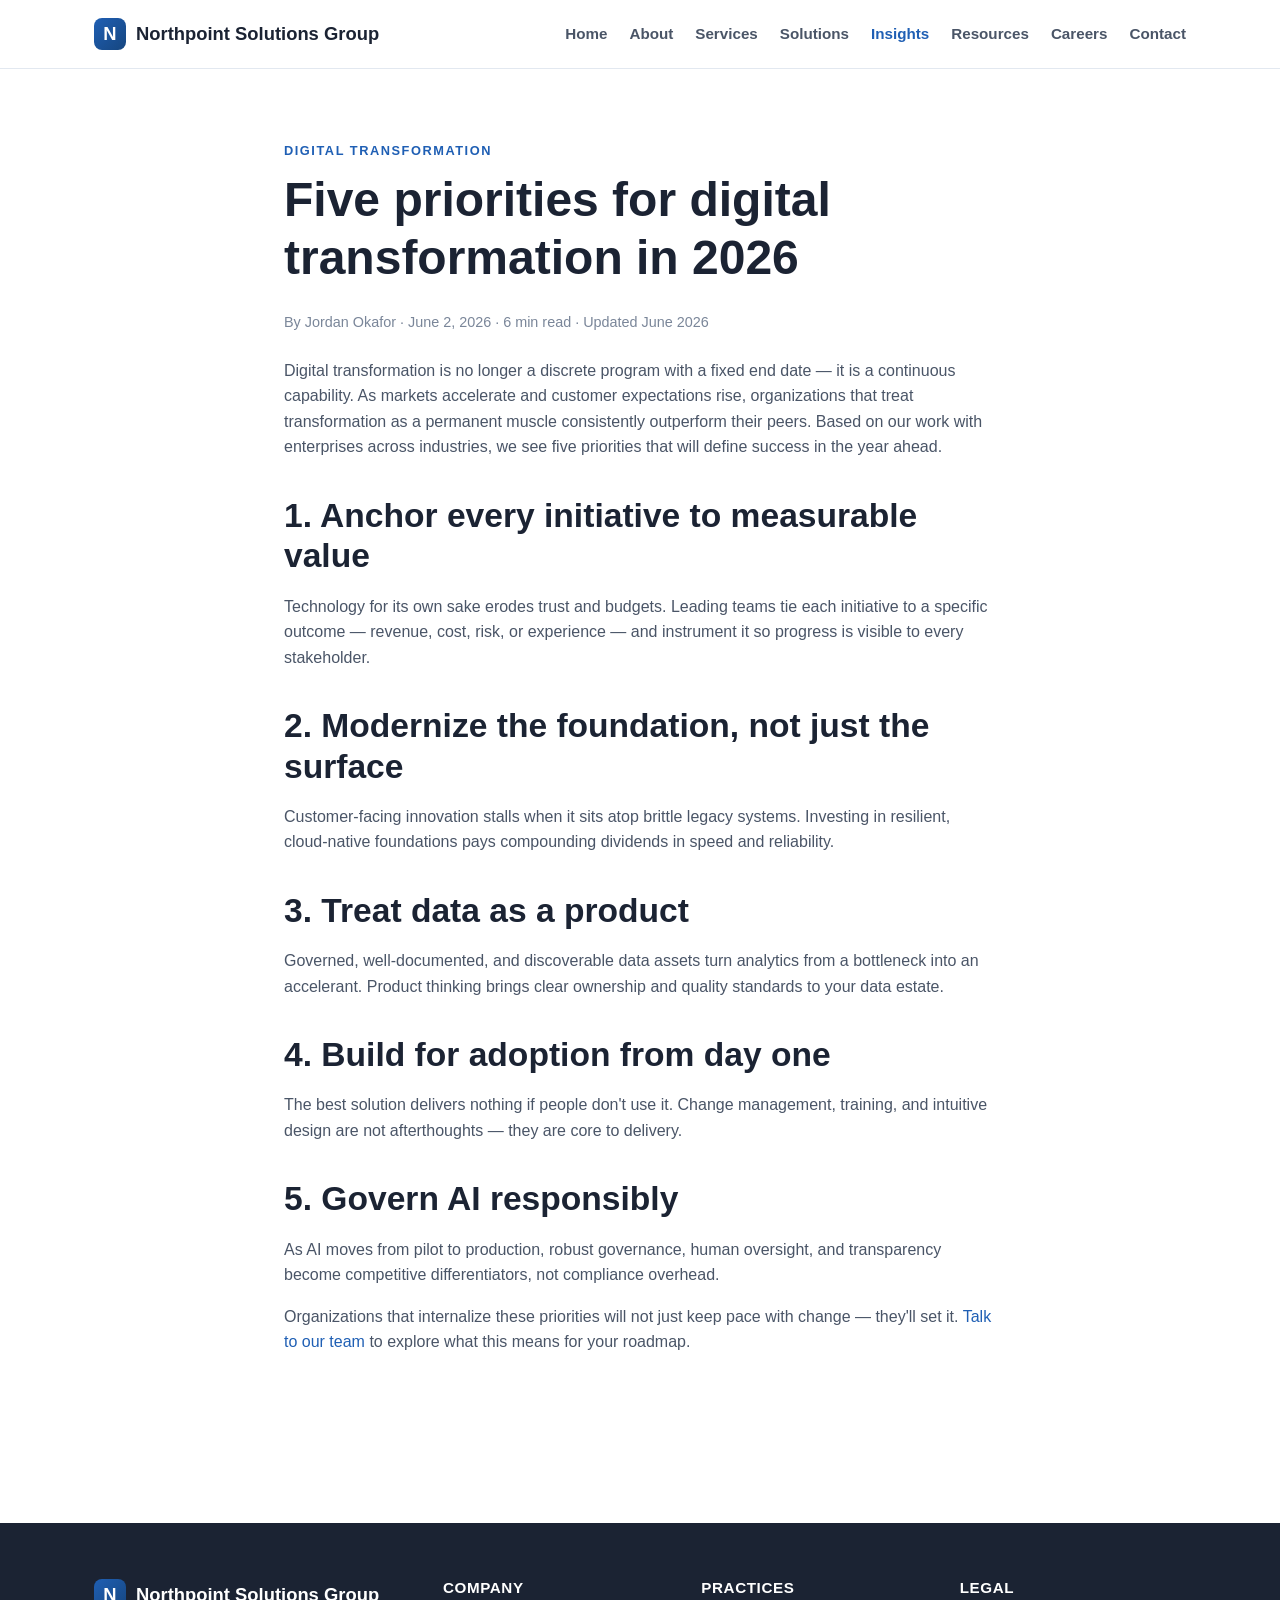
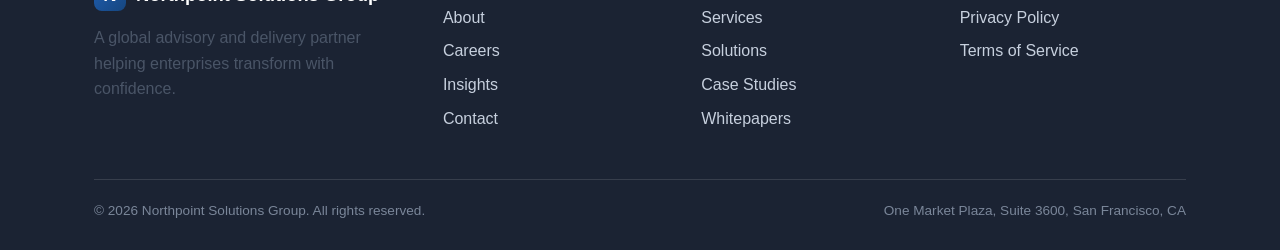
<file: blog/digital-transformation-2026.html>
<!DOCTYPE html>
<html lang="en">
  <head>
    <meta charset="utf-8" />
    <meta name="viewport" content="width=device-width, initial-scale=1" />
    <title>Five priorities for digital transformation in 2026 — Northpoint</title>
    <meta name="description" content="The transformation priorities separating leaders from laggards in 2026." />
    <link rel="stylesheet" href="../css/main.css" />
    <link rel="stylesheet" href="../css/components.css" />
  </head>
  <body>
    <header class="site-header">
      <div class="container">
        <a class="brand" href="../index.html"><span class="mark">N</span> Northpoint Solutions Group</a>
        <nav class="main-nav" aria-label="Primary">
          <a href="../index.html">Home</a>
          <a href="../about.html">About</a>
          <a href="../services.html">Services</a>
          <a href="../solutions.html">Solutions</a>
          <a href="index.html" class="is-active">Insights</a>
          <a href="../resources/case-studies.html">Resources</a>
          <a href="../careers.html">Careers</a>
          <a href="../contact.html">Contact</a>
        </nav>
      </div>
    </header>

    <main>
      <section class="section">
        <article class="article container">
          <p class="eyebrow">Digital Transformation</p>
          <h1>Five priorities for digital transformation in 2026</h1>
          <p class="meta">By Jordan Okafor · June 2, 2026 · 6 min read · Updated June 2026</p>

          <p>
            Digital transformation is no longer a discrete program with a fixed
            end date — it is a continuous capability. As markets accelerate and
            customer expectations rise, organizations that treat transformation
            as a permanent muscle consistently outperform their peers. Based on
            our work with enterprises across industries, we see five priorities
            that will define success in the year ahead.
          </p>

          <h2>1. Anchor every initiative to measurable value</h2>
          <p>
            Technology for its own sake erodes trust and budgets. Leading teams
            tie each initiative to a specific outcome — revenue, cost, risk, or
            experience — and instrument it so progress is visible to every
            stakeholder.
          </p>

          <h2>2. Modernize the foundation, not just the surface</h2>
          <p>
            Customer-facing innovation stalls when it sits atop brittle legacy
            systems. Investing in resilient, cloud-native foundations pays
            compounding dividends in speed and reliability.
          </p>

          <h2>3. Treat data as a product</h2>
          <p>
            Governed, well-documented, and discoverable data assets turn
            analytics from a bottleneck into an accelerant. Product thinking
            brings clear ownership and quality standards to your data estate.
          </p>

          <h2>4. Build for adoption from day one</h2>
          <p>
            The best solution delivers nothing if people don't use it. Change
            management, training, and intuitive design are not afterthoughts —
            they are core to delivery.
          </p>

          <h2>5. Govern AI responsibly</h2>
          <p>
            As AI moves from pilot to production, robust governance, human
            oversight, and transparency become competitive differentiators, not
            compliance overhead.
          </p>

          <p>
            Organizations that internalize these priorities will not just keep
            pace with change — they'll set it. <a href="../contact.html">Talk to our team</a>
            to explore what this means for your roadmap.
          </p>
        </article>
      </section>
    </main>

    <footer class="site-footer">
      <div class="container">
        <div class="footer-grid">
          <div>
            <a class="brand" href="../index.html" style="color:#fff"><span class="mark">N</span> Northpoint Solutions Group</a>
            <p style="margin-top:14px;max-width:320px">A global advisory and delivery partner helping enterprises transform with confidence.</p>
          </div>
          <div>
            <h4>Company</h4>
            <ul>
              <li><a href="../about.html">About</a></li>
              <li><a href="../careers.html">Careers</a></li>
              <li><a href="index.html">Insights</a></li>
              <li><a href="../contact.html">Contact</a></li>
            </ul>
          </div>
          <div>
            <h4>Practices</h4>
            <ul>
              <li><a href="../services.html">Services</a></li>
              <li><a href="../solutions.html">Solutions</a></li>
              <li><a href="../resources/case-studies.html">Case Studies</a></li>
              <li><a href="../resources/whitepapers.html">Whitepapers</a></li>
            </ul>
          </div>
          <div>
            <h4>Legal</h4>
            <ul>
              <li><a href="../legal/privacy.html">Privacy Policy</a></li>
              <li><a href="../legal/terms.html">Terms of Service</a></li>
            </ul>
          </div>
        </div>
        <div class="footer-bottom">
          <span>&copy; 2026 Northpoint Solutions Group. All rights reserved.</span>
          <span>One Market Plaza, Suite 3600, San Francisco, CA</span>
        </div>
      </div>
    </footer>
  </body>
</html>
</file>
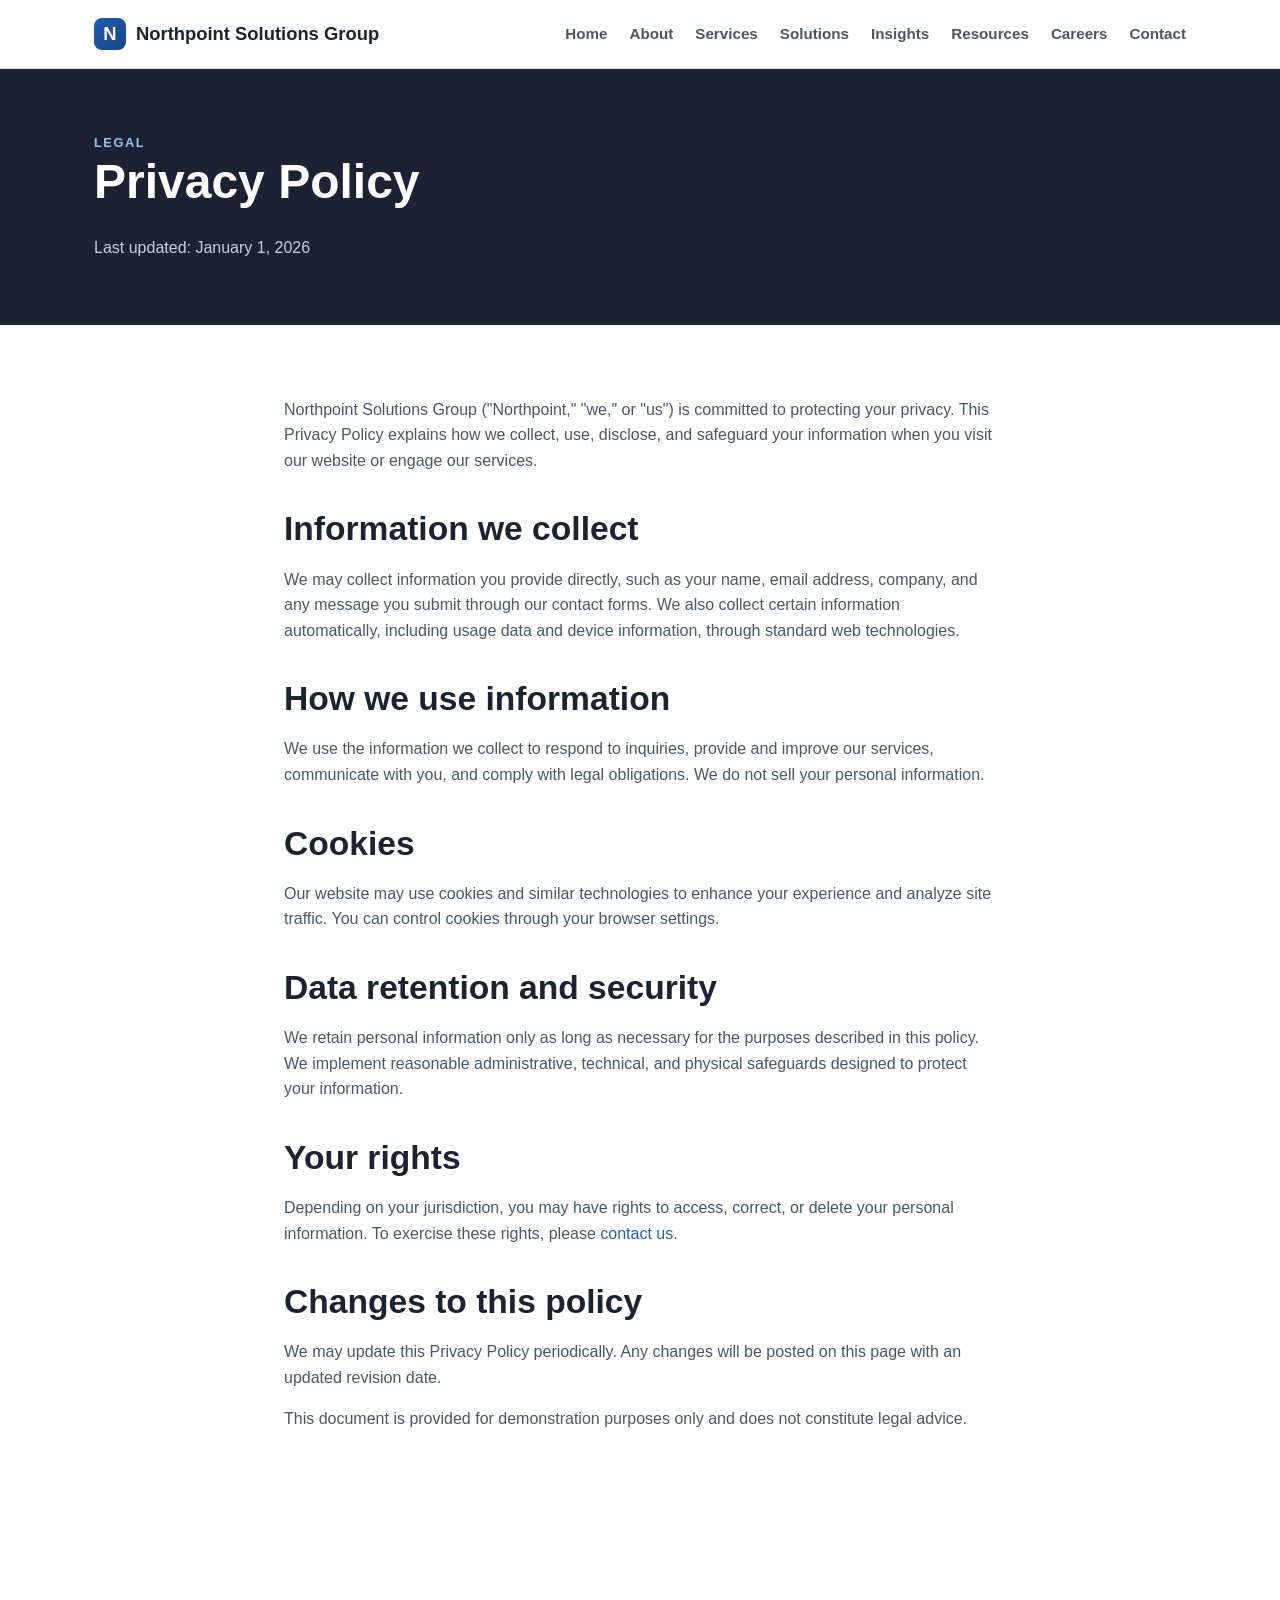
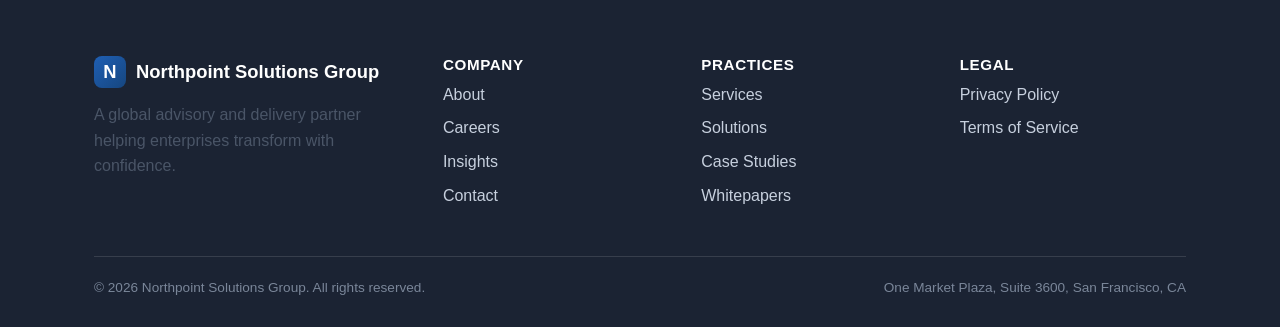
<file: legal/privacy.html>
<!DOCTYPE html>
<html lang="en">
  <head>
    <meta charset="utf-8" />
    <meta name="viewport" content="width=device-width, initial-scale=1" />
    <title>Privacy Policy — Northpoint Solutions Group</title>
    <meta name="description" content="How Northpoint Solutions Group collects, uses, and protects personal information." />
    <link rel="stylesheet" href="../css/main.css" />
    <link rel="stylesheet" href="../css/components.css" />
  </head>
  <body>
    <header class="site-header">
      <div class="container">
        <a class="brand" href="../index.html"><span class="mark">N</span> Northpoint Solutions Group</a>
        <nav class="main-nav" aria-label="Primary">
          <a href="../index.html">Home</a>
          <a href="../about.html">About</a>
          <a href="../services.html">Services</a>
          <a href="../solutions.html">Solutions</a>
          <a href="../blog/index.html">Insights</a>
          <a href="../resources/case-studies.html">Resources</a>
          <a href="../careers.html">Careers</a>
          <a href="../contact.html">Contact</a>
        </nav>
      </div>
    </header>

    <main>
      <section class="page-header">
        <div class="container">
          <p class="eyebrow" style="color:#9cc1ee">Legal</p>
          <h1>Privacy Policy</h1>
          <p>Last updated: January 1, 2026</p>
        </div>
      </section>

      <section class="section">
        <article class="article container">
          <p>
            Northpoint Solutions Group ("Northpoint," "we," or "us") is committed
            to protecting your privacy. This Privacy Policy explains how we
            collect, use, disclose, and safeguard your information when you visit
            our website or engage our services.
          </p>

          <h2>Information we collect</h2>
          <p>
            We may collect information you provide directly, such as your name,
            email address, company, and any message you submit through our
            contact forms. We also collect certain information automatically,
            including usage data and device information, through standard web
            technologies.
          </p>

          <h2>How we use information</h2>
          <p>
            We use the information we collect to respond to inquiries, provide
            and improve our services, communicate with you, and comply with legal
            obligations. We do not sell your personal information.
          </p>

          <h2>Cookies</h2>
          <p>
            Our website may use cookies and similar technologies to enhance your
            experience and analyze site traffic. You can control cookies through
            your browser settings.
          </p>

          <h2>Data retention and security</h2>
          <p>
            We retain personal information only as long as necessary for the
            purposes described in this policy. We implement reasonable
            administrative, technical, and physical safeguards designed to
            protect your information.
          </p>

          <h2>Your rights</h2>
          <p>
            Depending on your jurisdiction, you may have rights to access,
            correct, or delete your personal information. To exercise these
            rights, please <a href="../contact.html">contact us</a>.
          </p>

          <h2>Changes to this policy</h2>
          <p>
            We may update this Privacy Policy periodically. Any changes will be
            posted on this page with an updated revision date.
          </p>

          <p>
            This document is provided for demonstration purposes only and does
            not constitute legal advice.
          </p>
        </article>
      </section>
    </main>

    <footer class="site-footer">
      <div class="container">
        <div class="footer-grid">
          <div>
            <a class="brand" href="../index.html" style="color:#fff"><span class="mark">N</span> Northpoint Solutions Group</a>
            <p style="margin-top:14px;max-width:320px">A global advisory and delivery partner helping enterprises transform with confidence.</p>
          </div>
          <div>
            <h4>Company</h4>
            <ul>
              <li><a href="../about.html">About</a></li>
              <li><a href="../careers.html">Careers</a></li>
              <li><a href="../blog/index.html">Insights</a></li>
              <li><a href="../contact.html">Contact</a></li>
            </ul>
          </div>
          <div>
            <h4>Practices</h4>
            <ul>
              <li><a href="../services.html">Services</a></li>
              <li><a href="../solutions.html">Solutions</a></li>
              <li><a href="../resources/case-studies.html">Case Studies</a></li>
              <li><a href="../resources/whitepapers.html">Whitepapers</a></li>
            </ul>
          </div>
          <div>
            <h4>Legal</h4>
            <ul>
              <li><a href="privacy.html">Privacy Policy</a></li>
              <li><a href="terms.html">Terms of Service</a></li>
            </ul>
          </div>
        </div>
        <div class="footer-bottom">
          <span>&copy; 2026 Northpoint Solutions Group. All rights reserved.</span>
          <span>One Market Plaza, Suite 3600, San Francisco, CA</span>
        </div>
      </div>
    </footer>
  </body>
</html>
</file>
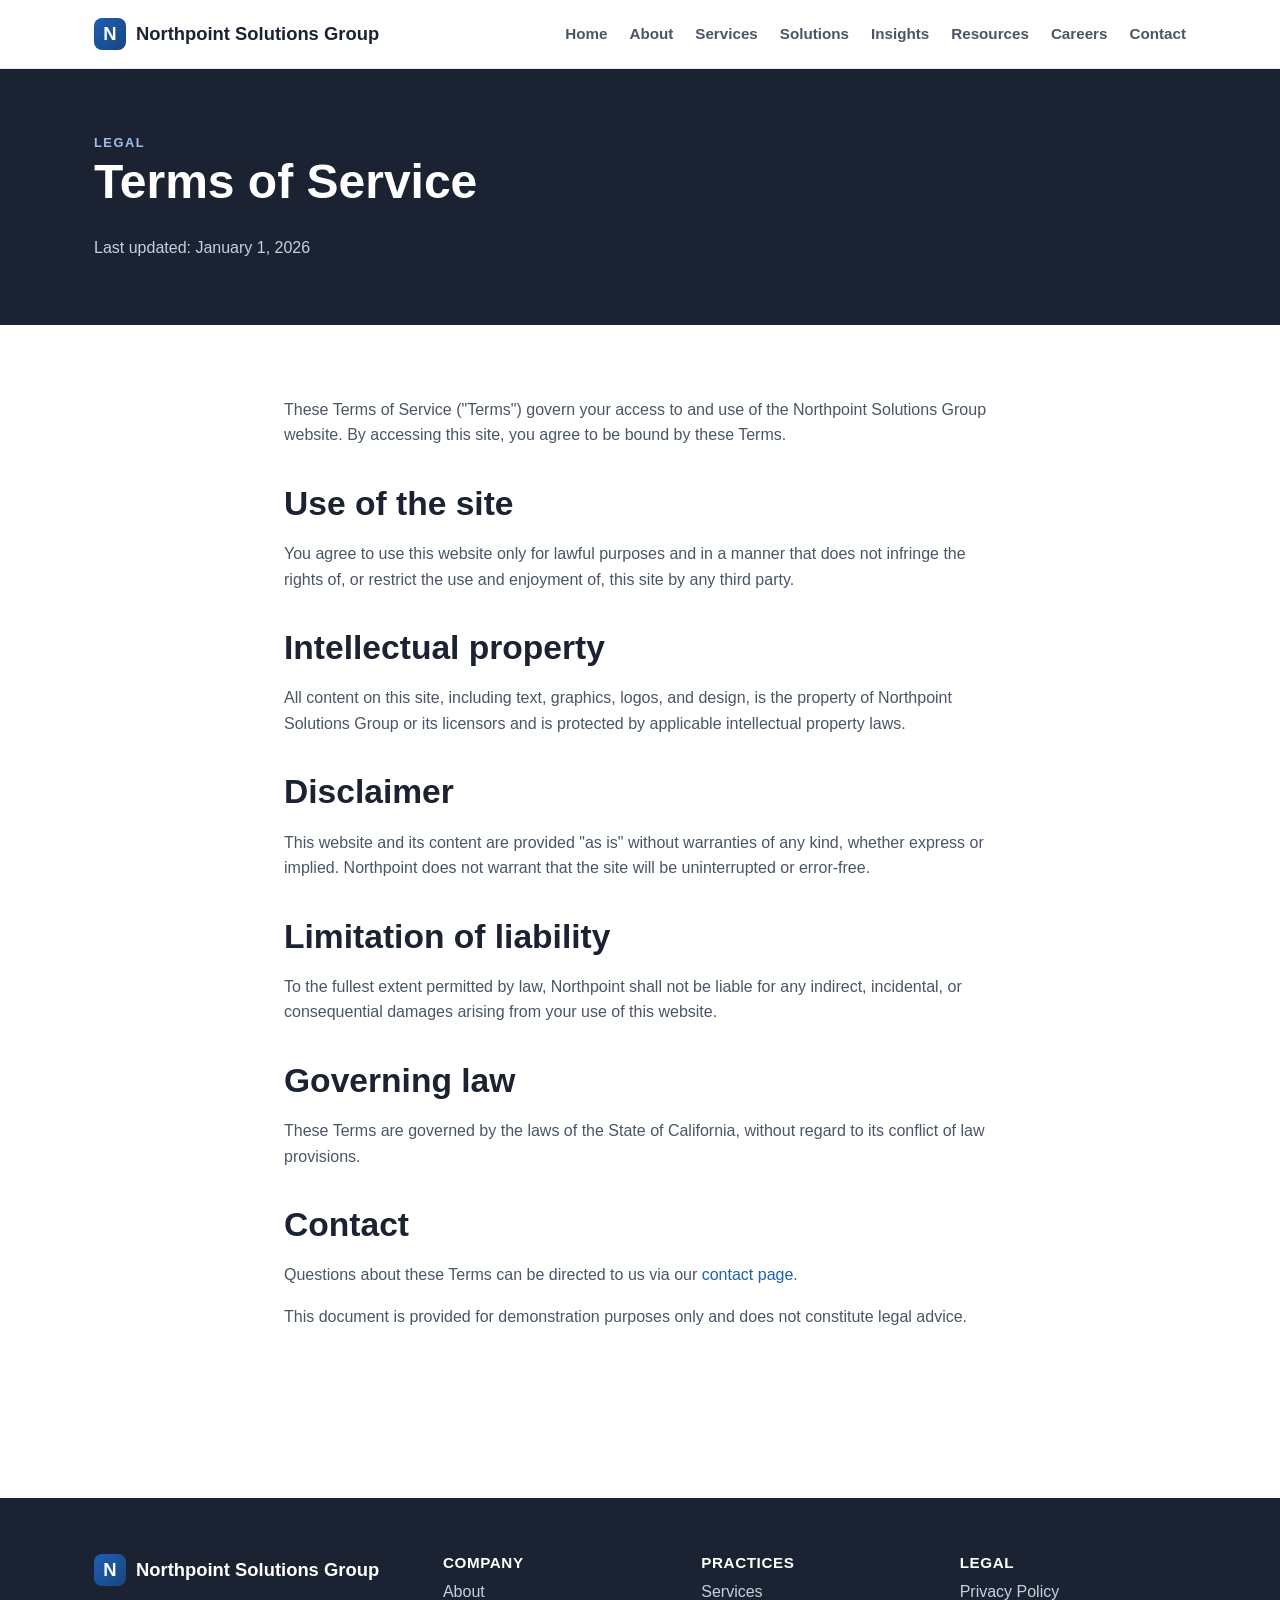
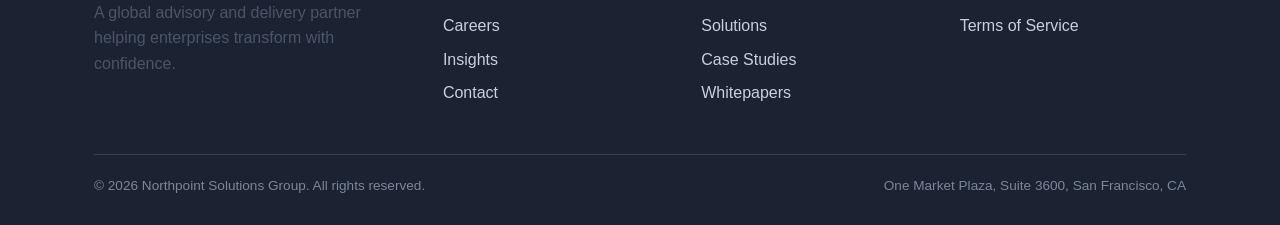
<file: legal/terms.html>
<!DOCTYPE html>
<html lang="en">
  <head>
    <meta charset="utf-8" />
    <meta name="viewport" content="width=device-width, initial-scale=1" />
    <title>Terms of Service — Northpoint Solutions Group</title>
    <meta name="description" content="The terms governing your use of the Northpoint Solutions Group website." />
    <link rel="stylesheet" href="../css/main.css" />
    <link rel="stylesheet" href="../css/components.css" />
  </head>
  <body>
    <header class="site-header">
      <div class="container">
        <a class="brand" href="../index.html"><span class="mark">N</span> Northpoint Solutions Group</a>
        <nav class="main-nav" aria-label="Primary">
          <a href="../index.html">Home</a>
          <a href="../about.html">About</a>
          <a href="../services.html">Services</a>
          <a href="../solutions.html">Solutions</a>
          <a href="../blog/index.html">Insights</a>
          <a href="../resources/case-studies.html">Resources</a>
          <a href="../careers.html">Careers</a>
          <a href="../contact.html">Contact</a>
        </nav>
      </div>
    </header>

    <main>
      <section class="page-header">
        <div class="container">
          <p class="eyebrow" style="color:#9cc1ee">Legal</p>
          <h1>Terms of Service</h1>
          <p>Last updated: January 1, 2026</p>
        </div>
      </section>

      <section class="section">
        <article class="article container">
          <p>
            These Terms of Service ("Terms") govern your access to and use of the
            Northpoint Solutions Group website. By accessing this site, you agree
            to be bound by these Terms.
          </p>

          <h2>Use of the site</h2>
          <p>
            You agree to use this website only for lawful purposes and in a manner
            that does not infringe the rights of, or restrict the use and
            enjoyment of, this site by any third party.
          </p>

          <h2>Intellectual property</h2>
          <p>
            All content on this site, including text, graphics, logos, and
            design, is the property of Northpoint Solutions Group or its licensors
            and is protected by applicable intellectual property laws.
          </p>

          <h2>Disclaimer</h2>
          <p>
            This website and its content are provided "as is" without warranties
            of any kind, whether express or implied. Northpoint does not warrant
            that the site will be uninterrupted or error-free.
          </p>

          <h2>Limitation of liability</h2>
          <p>
            To the fullest extent permitted by law, Northpoint shall not be liable
            for any indirect, incidental, or consequential damages arising from
            your use of this website.
          </p>

          <h2>Governing law</h2>
          <p>
            These Terms are governed by the laws of the State of California,
            without regard to its conflict of law provisions.
          </p>

          <h2>Contact</h2>
          <p>
            Questions about these Terms can be directed to us via our
            <a href="../contact.html">contact page</a>.
          </p>

          <p>
            This document is provided for demonstration purposes only and does
            not constitute legal advice.
          </p>
        </article>
      </section>
    </main>

    <footer class="site-footer">
      <div class="container">
        <div class="footer-grid">
          <div>
            <a class="brand" href="../index.html" style="color:#fff"><span class="mark">N</span> Northpoint Solutions Group</a>
            <p style="margin-top:14px;max-width:320px">A global advisory and delivery partner helping enterprises transform with confidence.</p>
          </div>
          <div>
            <h4>Company</h4>
            <ul>
              <li><a href="../about.html">About</a></li>
              <li><a href="../careers.html">Careers</a></li>
              <li><a href="../blog/index.html">Insights</a></li>
              <li><a href="../contact.html">Contact</a></li>
            </ul>
          </div>
          <div>
            <h4>Practices</h4>
            <ul>
              <li><a href="../services.html">Services</a></li>
              <li><a href="../solutions.html">Solutions</a></li>
              <li><a href="../resources/case-studies.html">Case Studies</a></li>
              <li><a href="../resources/whitepapers.html">Whitepapers</a></li>
            </ul>
          </div>
          <div>
            <h4>Legal</h4>
            <ul>
              <li><a href="privacy.html">Privacy Policy</a></li>
              <li><a href="terms.html">Terms of Service</a></li>
            </ul>
          </div>
        </div>
        <div class="footer-bottom">
          <span>&copy; 2026 Northpoint Solutions Group. All rights reserved.</span>
          <span>One Market Plaza, Suite 3600, San Francisco, CA</span>
        </div>
      </div>
    </footer>
  </body>
</html>
</file>
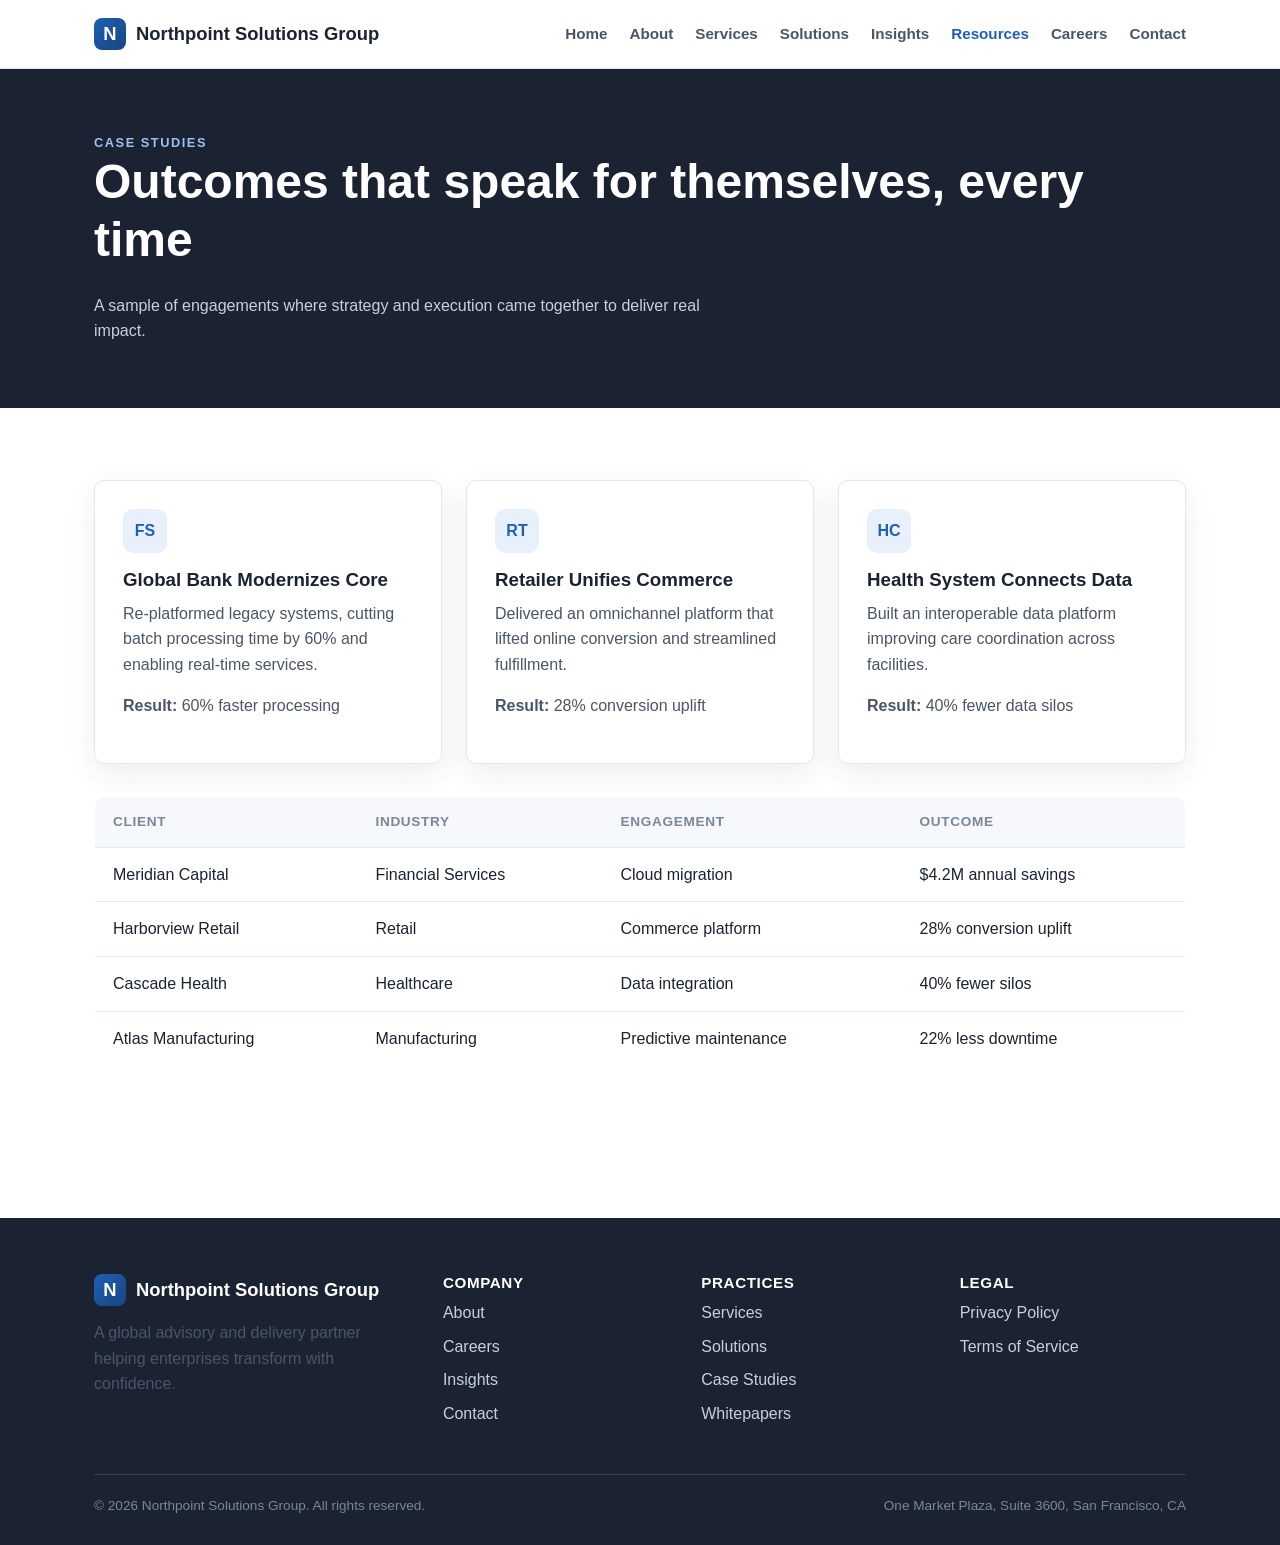
<file: resources/case-studies.html>
<!DOCTYPE html>
<html lang="en">
  <head>
    <meta charset="utf-8" />
    <meta name="viewport" content="width=device-width, initial-scale=1" />
    <title>Case Studies — Northpoint Solutions Group</title>
    <meta name="description" content="Client success stories and measurable outcomes delivered by Northpoint." />
    <link rel="stylesheet" href="../css/main.css" />
    <link rel="stylesheet" href="../css/components.css" />
  </head>
  <body>
    <header class="site-header">
      <div class="container">
        <a class="brand" href="../index.html"><span class="mark">N</span> Northpoint Solutions Group</a>
        <nav class="main-nav" aria-label="Primary">
          <a href="../index.html">Home</a>
          <a href="../about.html">About</a>
          <a href="../services.html">Services</a>
          <a href="../solutions.html">Solutions</a>
          <a href="../blog/index.html">Insights</a>
          <a href="case-studies.html" class="is-active">Resources</a>
          <a href="../careers.html">Careers</a>
          <a href="../contact.html">Contact</a>
        </nav>
      </div>
    </header>

    <main>
      <section class="page-header">
        <div class="container">
          <p class="eyebrow" style="color:#9cc1ee">Case Studies</p>
          <h1>Outcomes that speak for themselves, every time</h1>
          <p>A sample of engagements where strategy and execution came together to deliver real impact.</p>
        </div>
      </section>

      <section class="section">
        <div class="container">
          <div class="grid grid--3" style="margin-bottom:32px">
            <article class="card">
              <div class="card__icon">FS</div>
              <h3>Global Bank Modernizes Core</h3>
              <p>Re-platformed legacy systems, cutting batch processing time by 60% and enabling real-time services.</p>
              <p><strong>Result:</strong> 60% faster processing</p>
            </article>
            <article class="card">
              <div class="card__icon">RT</div>
              <h3>Retailer Unifies Commerce</h3>
              <p>Delivered an omnichannel platform that lifted online conversion and streamlined fulfillment.</p>
              <p><strong>Result:</strong> 28% conversion uplift</p>
            </article>
            <article class="card">
              <div class="card__icon">HC</div>
              <h3>Health System Connects Data</h3>
              <p>Built an interoperable data platform improving care coordination across facilities.</p>
              <p><strong>Result:</strong> 40% fewer data silos</p>
            </article>
          </div>

          <table class="table">
            <thead>
              <tr><th>Client</th><th>Industry</th><th>Engagement</th><th>Outcome</th></tr>
            </thead>
            <tbody>
              <tr><td>Meridian Capital</td><td>Financial Services</td><td>Cloud migration</td><td>$4.2M annual savings</td></tr>
              <tr><td>Harborview Retail</td><td>Retail</td><td>Commerce platform</td><td>28% conversion uplift</td></tr>
              <tr><td>Cascade Health</td><td>Healthcare</td><td>Data integration</td><td>40% fewer silos</td></tr>
              <tr><td>Atlas Manufacturing</td><td>Manufacturing</td><td>Predictive maintenance</td><td>22% less downtime</td></tr>
            </tbody>
          </table>
        </div>
      </section>
    </main>

    <footer class="site-footer">
      <div class="container">
        <div class="footer-grid">
          <div>
            <a class="brand" href="../index.html" style="color:#fff"><span class="mark">N</span> Northpoint Solutions Group</a>
            <p style="margin-top:14px;max-width:320px">A global advisory and delivery partner helping enterprises transform with confidence.</p>
          </div>
          <div>
            <h4>Company</h4>
            <ul>
              <li><a href="../about.html">About</a></li>
              <li><a href="../careers.html">Careers</a></li>
              <li><a href="../blog/index.html">Insights</a></li>
              <li><a href="../contact.html">Contact</a></li>
            </ul>
          </div>
          <div>
            <h4>Practices</h4>
            <ul>
              <li><a href="../services.html">Services</a></li>
              <li><a href="../solutions.html">Solutions</a></li>
              <li><a href="case-studies.html">Case Studies</a></li>
              <li><a href="whitepapers.html">Whitepapers</a></li>
            </ul>
          </div>
          <div>
            <h4>Legal</h4>
            <ul>
              <li><a href="../legal/privacy.html">Privacy Policy</a></li>
              <li><a href="../legal/terms.html">Terms of Service</a></li>
            </ul>
          </div>
        </div>
        <div class="footer-bottom">
          <span>&copy; 2026 Northpoint Solutions Group. All rights reserved.</span>
          <span>One Market Plaza, Suite 3600, San Francisco, CA</span>
        </div>
      </div>
    </footer>
  </body>
</html>
</file>
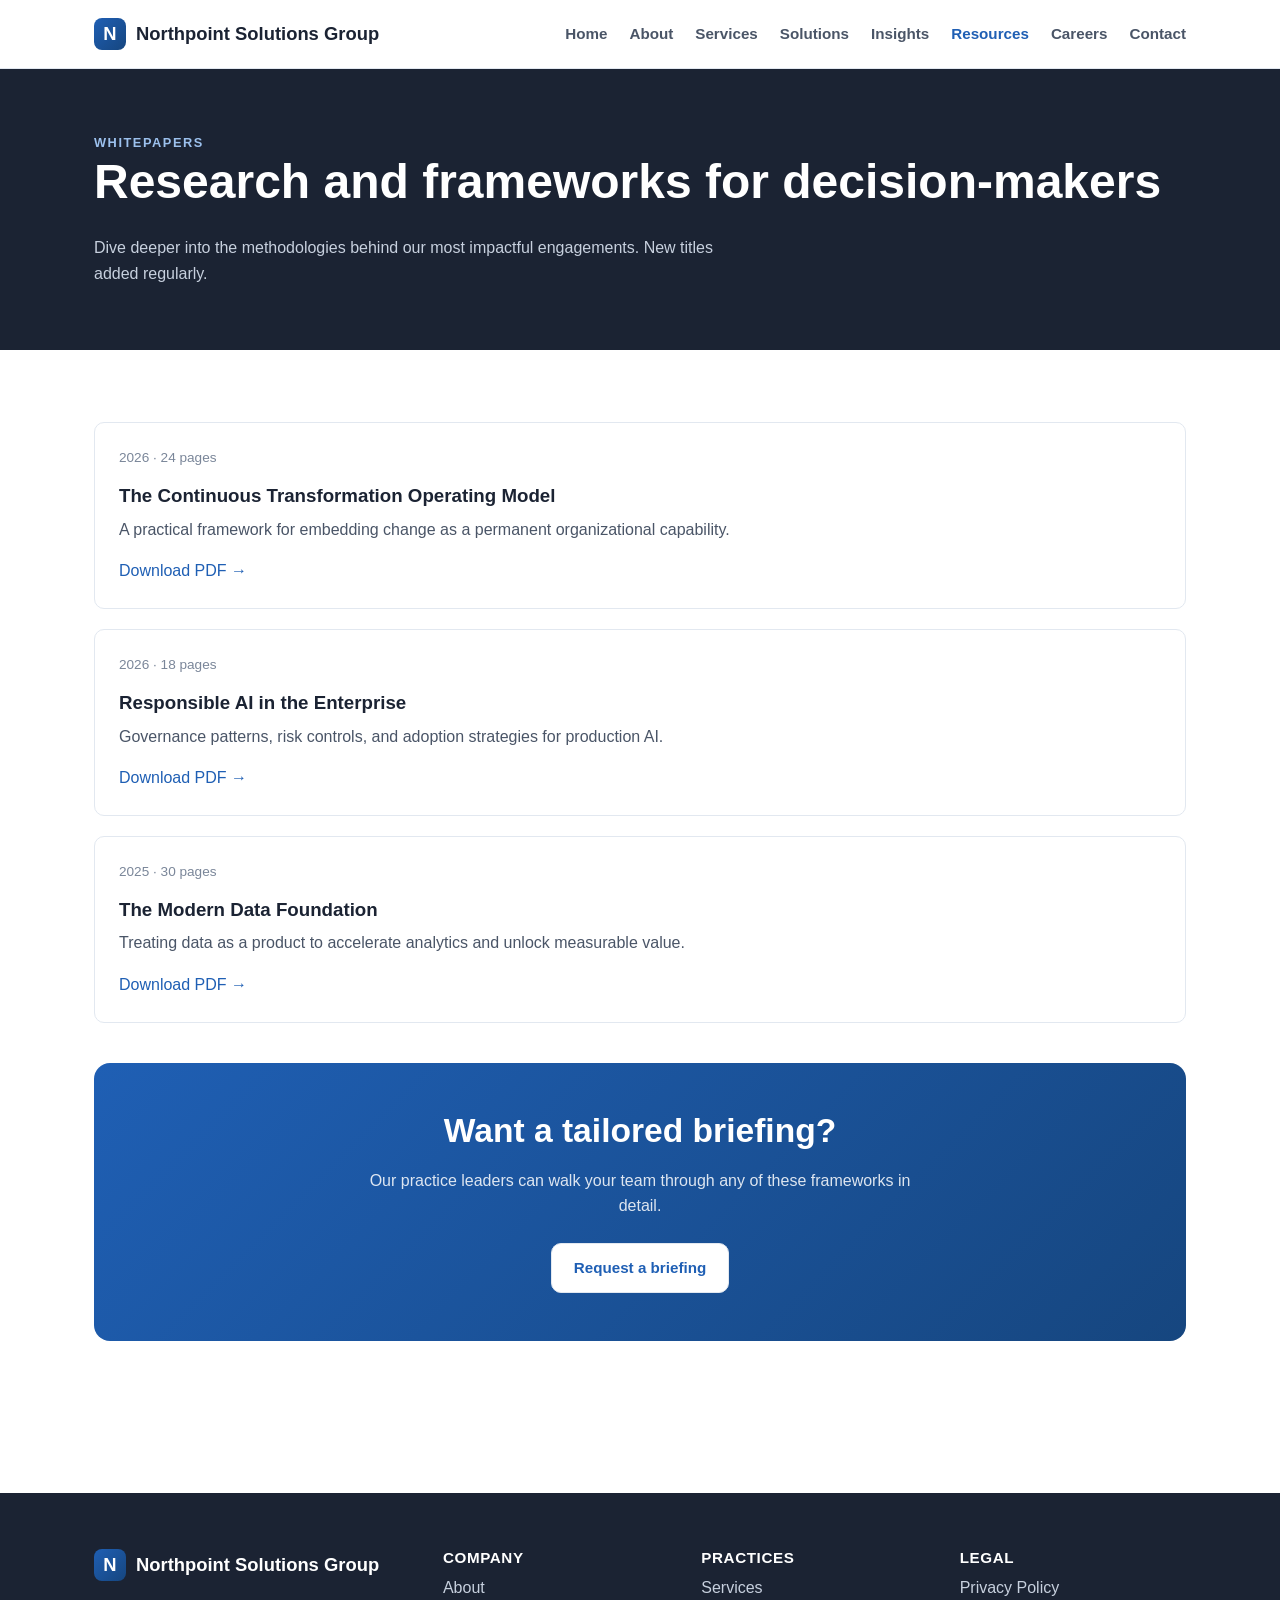
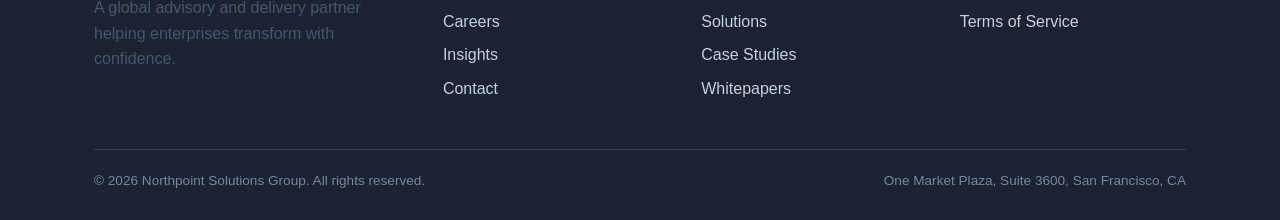
<file: resources/whitepapers.html>
<!DOCTYPE html>
<html lang="en">
  <head>
    <meta charset="utf-8" />
    <meta name="viewport" content="width=device-width, initial-scale=1" />
    <title>Whitepapers — Northpoint Solutions Group</title>
    <meta name="description" content="In-depth research and frameworks from Northpoint's practice leaders." />
    <link rel="stylesheet" href="../css/main.css" />
    <link rel="stylesheet" href="../css/components.css" />
  </head>
  <body>
    <header class="site-header">
      <div class="container">
        <a class="brand" href="../index.html"><span class="mark">N</span> Northpoint Solutions Group</a>
        <nav class="main-nav" aria-label="Primary">
          <a href="../index.html">Home</a>
          <a href="../about.html">About</a>
          <a href="../services.html">Services</a>
          <a href="../solutions.html">Solutions</a>
          <a href="../blog/index.html">Insights</a>
          <a href="whitepapers.html" class="is-active">Resources</a>
          <a href="../careers.html">Careers</a>
          <a href="../contact.html">Contact</a>
        </nav>
      </div>
    </header>

    <main>
      <section class="page-header">
        <div class="container">
          <p class="eyebrow" style="color:#9cc1ee">Whitepapers</p>
          <h1>Research and frameworks for decision-makers</h1>
          <p>Dive deeper into the methodologies behind our most impactful engagements. New titles added regularly.</p>
        </div>
      </section>

      <section class="section">
        <div class="container">
          <div class="post-list">
            <article class="post">
              <p class="meta">2026 · 24 pages</p>
              <h3>The Continuous Transformation Operating Model</h3>
              <p>A practical framework for embedding change as a permanent organizational capability.</p>
              <a href="#">Download PDF &rarr;</a>
            </article>
            <article class="post">
              <p class="meta">2026 · 18 pages</p>
              <h3>Responsible AI in the Enterprise</h3>
              <p>Governance patterns, risk controls, and adoption strategies for production AI.</p>
              <a href="#">Download PDF &rarr;</a>
            </article>
            <article class="post">
              <p class="meta">2025 · 30 pages</p>
              <h3>The Modern Data Foundation</h3>
              <p>Treating data as a product to accelerate analytics and unlock measurable value.</p>
              <a href="#">Download PDF &rarr;</a>
            </article>
          </div>

          <div class="cta" style="margin-top:40px">
            <h2>Want a tailored briefing?</h2>
            <p>Our practice leaders can walk your team through any of these frameworks in detail.</p>
            <div class="btn-row" style="justify-content:center">
              <a class="btn btn--ghost" style="background:#fff" href="../contact.html">Request a briefing</a>
            </div>
          </div>
        </div>
      </section>
    </main>

    <footer class="site-footer">
      <div class="container">
        <div class="footer-grid">
          <div>
            <a class="brand" href="../index.html" style="color:#fff"><span class="mark">N</span> Northpoint Solutions Group</a>
            <p style="margin-top:14px;max-width:320px">A global advisory and delivery partner helping enterprises transform with confidence.</p>
          </div>
          <div>
            <h4>Company</h4>
            <ul>
              <li><a href="../about.html">About</a></li>
              <li><a href="../careers.html">Careers</a></li>
              <li><a href="../blog/index.html">Insights</a></li>
              <li><a href="../contact.html">Contact</a></li>
            </ul>
          </div>
          <div>
            <h4>Practices</h4>
            <ul>
              <li><a href="../services.html">Services</a></li>
              <li><a href="../solutions.html">Solutions</a></li>
              <li><a href="case-studies.html">Case Studies</a></li>
              <li><a href="whitepapers.html">Whitepapers</a></li>
            </ul>
          </div>
          <div>
            <h4>Legal</h4>
            <ul>
              <li><a href="../legal/privacy.html">Privacy Policy</a></li>
              <li><a href="../legal/terms.html">Terms of Service</a></li>
            </ul>
          </div>
        </div>
        <div class="footer-bottom">
          <span>&copy; 2026 Northpoint Solutions Group. All rights reserved.</span>
          <span>One Market Plaza, Suite 3600, San Francisco, CA</span>
        </div>
      </div>
    </footer>
  </body>
</html>
</file>
<file: css/main.css>
/* Northpoint Solutions Group — base styles */
/* Updated brand palette tuning. */

:root {
  --color-bg: #ffffff;
  --color-surface: #f6f8fb;
  --color-ink: #1b2333;
  --color-ink-soft: #4a5567;
  --color-muted: #7a8699;
  --color-accent: #1f5fb4;
  --color-accent-dark: #16467f;
  --color-line: #e2e8f0;
  --radius: 10px;
  --shadow: 0 10px 30px rgba(27, 35, 51, 0.08);
  --maxw: 1140px;
  --font: "Segoe UI", Roboto, "Helvetica Neue", Arial, sans-serif;
}

* {
  box-sizing: border-box;
}

html {
  scroll-behavior: smooth;
}

body {
  margin: 0;
  font-family: var(--font);
  color: var(--color-ink);
  background: var(--color-bg);
  line-height: 1.6;
  font-size: 16px;
}

h1,
h2,
h3,
h4 {
  line-height: 1.2;
  color: var(--color-ink);
  margin: 0 0 0.5em;
  font-weight: 700;
}

h1 {
  font-size: clamp(2rem, 4vw, 3rem);
}

h2 {
  font-size: clamp(1.5rem, 3vw, 2.1rem);
}

p {
  margin: 0 0 1rem;
  color: var(--color-ink-soft);
}

a {
  color: var(--color-accent);
  text-decoration: none;
}

a:hover {
  text-decoration: underline;
}

img {
  max-width: 100%;
  display: block;
}

.container {
  width: 100%;
  max-width: var(--maxw);
  margin: 0 auto;
  padding: 0 24px;
}

/* Header / navigation */
.site-header {
  position: sticky;
  top: 0;
  z-index: 10;
  background: rgba(255, 255, 255, 0.92);
  backdrop-filter: saturate(160%) blur(8px);
  border-bottom: 1px solid var(--color-line);
}

.site-header .container {
  display: flex;
  align-items: center;
  justify-content: space-between;
  min-height: 68px;
  gap: 24px;
}

.brand {
  display: flex;
  align-items: center;
  gap: 10px;
  font-weight: 800;
  font-size: 1.15rem;
  color: var(--color-ink);
}

.brand:hover {
  text-decoration: none;
}

.brand .mark {
  display: inline-grid;
  place-items: center;
  width: 32px;
  height: 32px;
  border-radius: 8px;
  background: linear-gradient(135deg, var(--color-accent), var(--color-accent-dark));
  color: #fff;
  font-weight: 800;
}

.main-nav {
  display: flex;
  align-items: center;
  gap: 22px;
  flex-wrap: wrap;
}

.main-nav a {
  color: var(--color-ink-soft);
  font-weight: 600;
  font-size: 0.95rem;
}

.main-nav a:hover,
.main-nav a.is-active {
  color: var(--color-accent);
  text-decoration: none;
}

/* Footer */
.site-footer {
  background: var(--color-ink);
  color: #c7d0de;
  margin-top: 80px;
  padding: 56px 0 28px;
}

.site-footer h4 {
  color: #fff;
  font-size: 0.95rem;
  letter-spacing: 0.04em;
  text-transform: uppercase;
}

.site-footer a {
  color: #c7d0de;
}

.site-footer a:hover {
  color: #fff;
}

.footer-grid {
  display: grid;
  grid-template-columns: 1.4fr repeat(3, 1fr);
  gap: 32px;
}

.footer-grid ul {
  list-style: none;
  margin: 0;
  padding: 0;
}

.footer-grid li {
  margin-bottom: 8px;
}

.footer-bottom {
  margin-top: 40px;
  padding-top: 20px;
  border-top: 1px solid rgba(255, 255, 255, 0.12);
  display: flex;
  justify-content: space-between;
  flex-wrap: wrap;
  gap: 12px;
  font-size: 0.85rem;
  color: var(--color-muted);
}

/* Generic page sections */
.section {
  padding: 72px 0;
}

.section--surface {
  background: var(--color-surface);
}

.section__intro {
  max-width: 720px;
  margin-bottom: 40px;
}

.eyebrow {
  text-transform: uppercase;
  letter-spacing: 0.12em;
  font-size: 0.8rem;
  font-weight: 700;
  color: var(--color-accent);
  margin-bottom: 10px;
}

@media (max-width: 820px) {
  .main-nav {
    gap: 14px;
  }

  .footer-grid {
    grid-template-columns: 1fr 1fr;
  }
}

@media (max-width: 560px) {
  .site-header .container {
    flex-direction: column;
    align-items: flex-start;
    padding-top: 12px;
    padding-bottom: 12px;
  }

  .footer-grid {
    grid-template-columns: 1fr;
  }
}
</file>
<file: css/components.css>
/* Northpoint Solutions Group — components */
/* Reviewed button and card spacing scale. */

/* Buttons */
.btn {
  display: inline-block;
  padding: 12px 22px;
  border-radius: var(--radius);
  font-weight: 700;
  font-size: 0.95rem;
  border: 1px solid transparent;
  cursor: pointer;
  transition: transform 0.08s ease, background 0.15s ease;
}

.btn:hover {
  text-decoration: none;
  transform: translateY(-1px);
}

.btn--primary {
  background: var(--color-accent);
  color: #fff;
}

.btn--primary:hover {
  background: var(--color-accent-dark);
  color: #fff;
}

.btn--ghost {
  background: transparent;
  color: var(--color-accent);
  border-color: var(--color-line);
}

.btn-row {
  display: flex;
  gap: 14px;
  flex-wrap: wrap;
  margin-top: 24px;
}

/* Hero */
.hero {
  background: linear-gradient(160deg, #eef3fb 0%, #ffffff 60%);
  padding: 88px 0;
  border-bottom: 1px solid var(--color-line);
}

.hero__grid {
  display: grid;
  grid-template-columns: 1.1fr 0.9fr;
  gap: 48px;
  align-items: center;
}

.hero p.lead {
  font-size: 1.2rem;
  color: var(--color-ink-soft);
  max-width: 540px;
}

.hero__panel {
  background: #fff;
  border: 1px solid var(--color-line);
  border-radius: 16px;
  box-shadow: var(--shadow);
  padding: 28px;
}

.hero__panel ul {
  list-style: none;
  margin: 0;
  padding: 0;
}

.hero__panel li {
  display: flex;
  gap: 12px;
  padding: 12px 0;
  border-bottom: 1px solid var(--color-line);
  color: var(--color-ink-soft);
}

.hero__panel li:last-child {
  border-bottom: 0;
}

.hero__panel li::before {
  content: "\2713";
  color: var(--color-accent);
  font-weight: 800;
}

/* Page header (interior pages) */
.page-header {
  background: var(--color-ink);
  color: #fff;
  padding: 64px 0;
}

.page-header h1 {
  color: #fff;
}

.page-header p {
  color: #c7d0de;
  max-width: 640px;
  margin-bottom: 0;
}

/* Card grid */
.grid {
  display: grid;
  gap: 24px;
}

.grid--3 {
  grid-template-columns: repeat(3, 1fr);
}

.grid--2 {
  grid-template-columns: repeat(2, 1fr);
}

.card {
  background: #fff;
  border: 1px solid var(--color-line);
  border-radius: var(--radius);
  padding: 28px;
  box-shadow: var(--shadow);
}

.card h3 {
  margin-top: 0;
}

.card .card__icon {
  width: 44px;
  height: 44px;
  border-radius: 10px;
  display: grid;
  place-items: center;
  background: #e8f0fb;
  color: var(--color-accent);
  font-weight: 800;
  margin-bottom: 16px;
}

/* Stats band */
.stats {
  display: grid;
  grid-template-columns: repeat(4, 1fr);
  gap: 24px;
  text-align: center;
}

.stats .stat strong {
  display: block;
  font-size: 2.4rem;
  color: var(--color-accent);
}

.stats .stat span {
  color: var(--color-muted);
  font-size: 0.95rem;
}

/* CTA band */
.cta {
  background: linear-gradient(135deg, var(--color-accent), var(--color-accent-dark));
  color: #fff;
  border-radius: 16px;
  padding: 48px;
  text-align: center;
}

.cta h2 {
  color: #fff;
}

.cta p {
  color: rgba(255, 255, 255, 0.85);
  max-width: 560px;
  margin: 0 auto 8px;
}

/* Article / blog */
.article {
  max-width: 760px;
  margin: 0 auto;
}

.article .meta {
  color: var(--color-muted);
  font-size: 0.9rem;
  margin-bottom: 24px;
}

.article h2 {
  margin-top: 36px;
}

.post-list {
  display: grid;
  gap: 20px;
}

.post-list .post {
  border: 1px solid var(--color-line);
  border-radius: var(--radius);
  padding: 24px;
  background: #fff;
}

.post-list .post .meta {
  color: var(--color-muted);
  font-size: 0.85rem;
}

/* Tables */
.table {
  width: 100%;
  border-collapse: collapse;
  background: #fff;
  border: 1px solid var(--color-line);
  border-radius: var(--radius);
  overflow: hidden;
}

.table th,
.table td {
  text-align: left;
  padding: 14px 18px;
  border-bottom: 1px solid var(--color-line);
}

.table th {
  background: var(--color-surface);
  font-size: 0.85rem;
  text-transform: uppercase;
  letter-spacing: 0.05em;
  color: var(--color-muted);
}

.table tr:last-child td {
  border-bottom: 0;
}

/* Contact layout */
.contact-grid {
  display: grid;
  grid-template-columns: 1fr 1fr;
  gap: 40px;
}

.form-field {
  margin-bottom: 18px;
}

.form-field label {
  display: block;
  font-weight: 600;
  margin-bottom: 6px;
  font-size: 0.9rem;
}

.form-field input,
.form-field textarea {
  width: 100%;
  padding: 12px 14px;
  border: 1px solid var(--color-line);
  border-radius: 8px;
  font: inherit;
}

@media (max-width: 820px) {
  .grid--3,
  .stats {
    grid-template-columns: 1fr 1fr;
  }

  .hero__grid,
  .grid--2,
  .contact-grid {
    grid-template-columns: 1fr;
  }
}

@media (max-width: 520px) {
  .grid--3,
  .stats {
    grid-template-columns: 1fr;
  }

  .cta {
    padding: 32px 22px;
  }
}
</file>
<file: css/pricing.css>
.pricing-grid {
  display: grid;
  grid-template-columns: repeat(3, 1fr);
  gap: 24px;
  margin-top: 32px;
}

.tier {
  border: 1px solid #e3e8ef;
  border-radius: 14px;
  padding: 28px 24px;
  background: #fff;
  display: flex;
  flex-direction: column;
}

.tier--featured {
  border-color: #1f6feb;
  box-shadow: 0 12px 32px rgba(31, 111, 235, 0.16);
}

.tier__name {
  font-size: 14px;
  letter-spacing: 0.08em;
  text-transform: uppercase;
  color: #5b6b7f;
}

.tier__price {
  font-size: 40px;
  font-weight: 700;
  margin: 8px 0 4px;
}

.tier__price span {
  font-size: 15px;
  font-weight: 400;
  color: #5b6b7f;
}

.tier__features {
  list-style: none;
  padding: 0;
  margin: 20px 0;
  flex: 1;
}

.tier__features li {
  padding: 8px 0;
  border-top: 1px solid #eef2f7;
}
</file>
